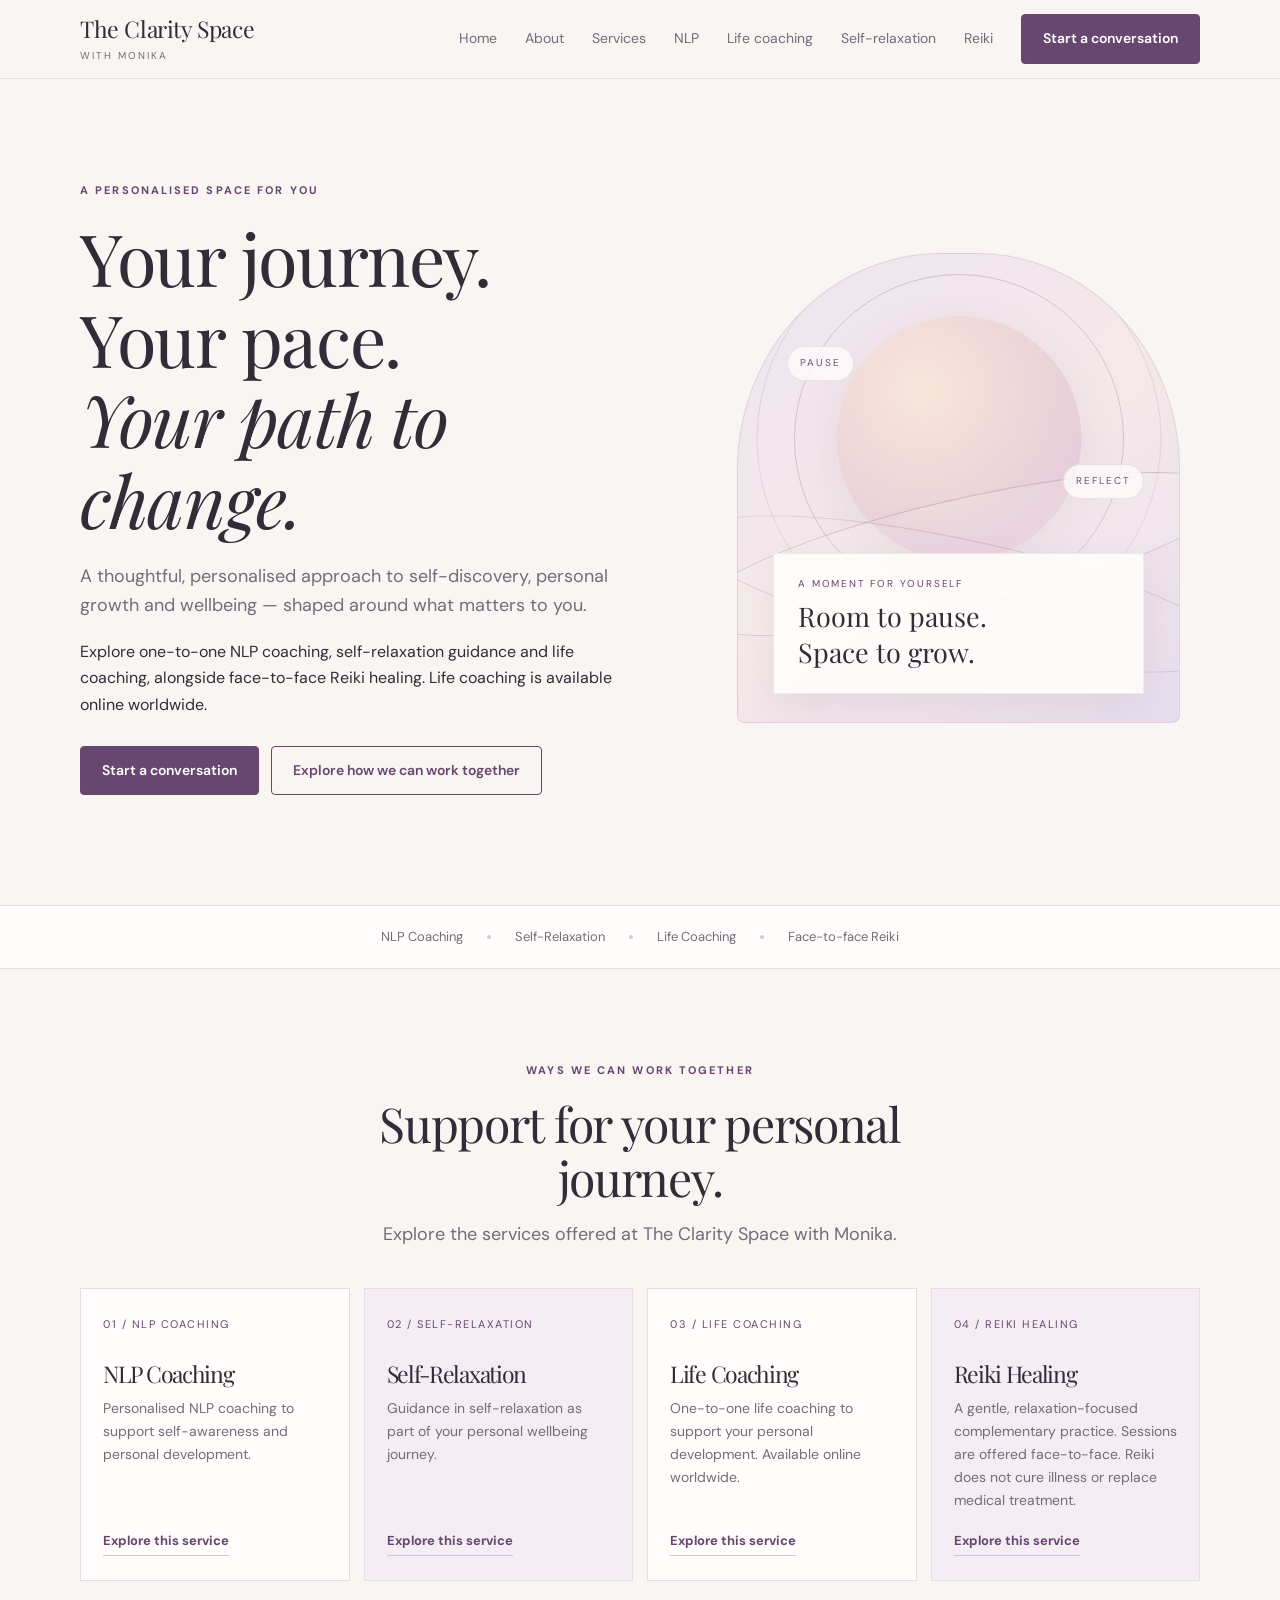
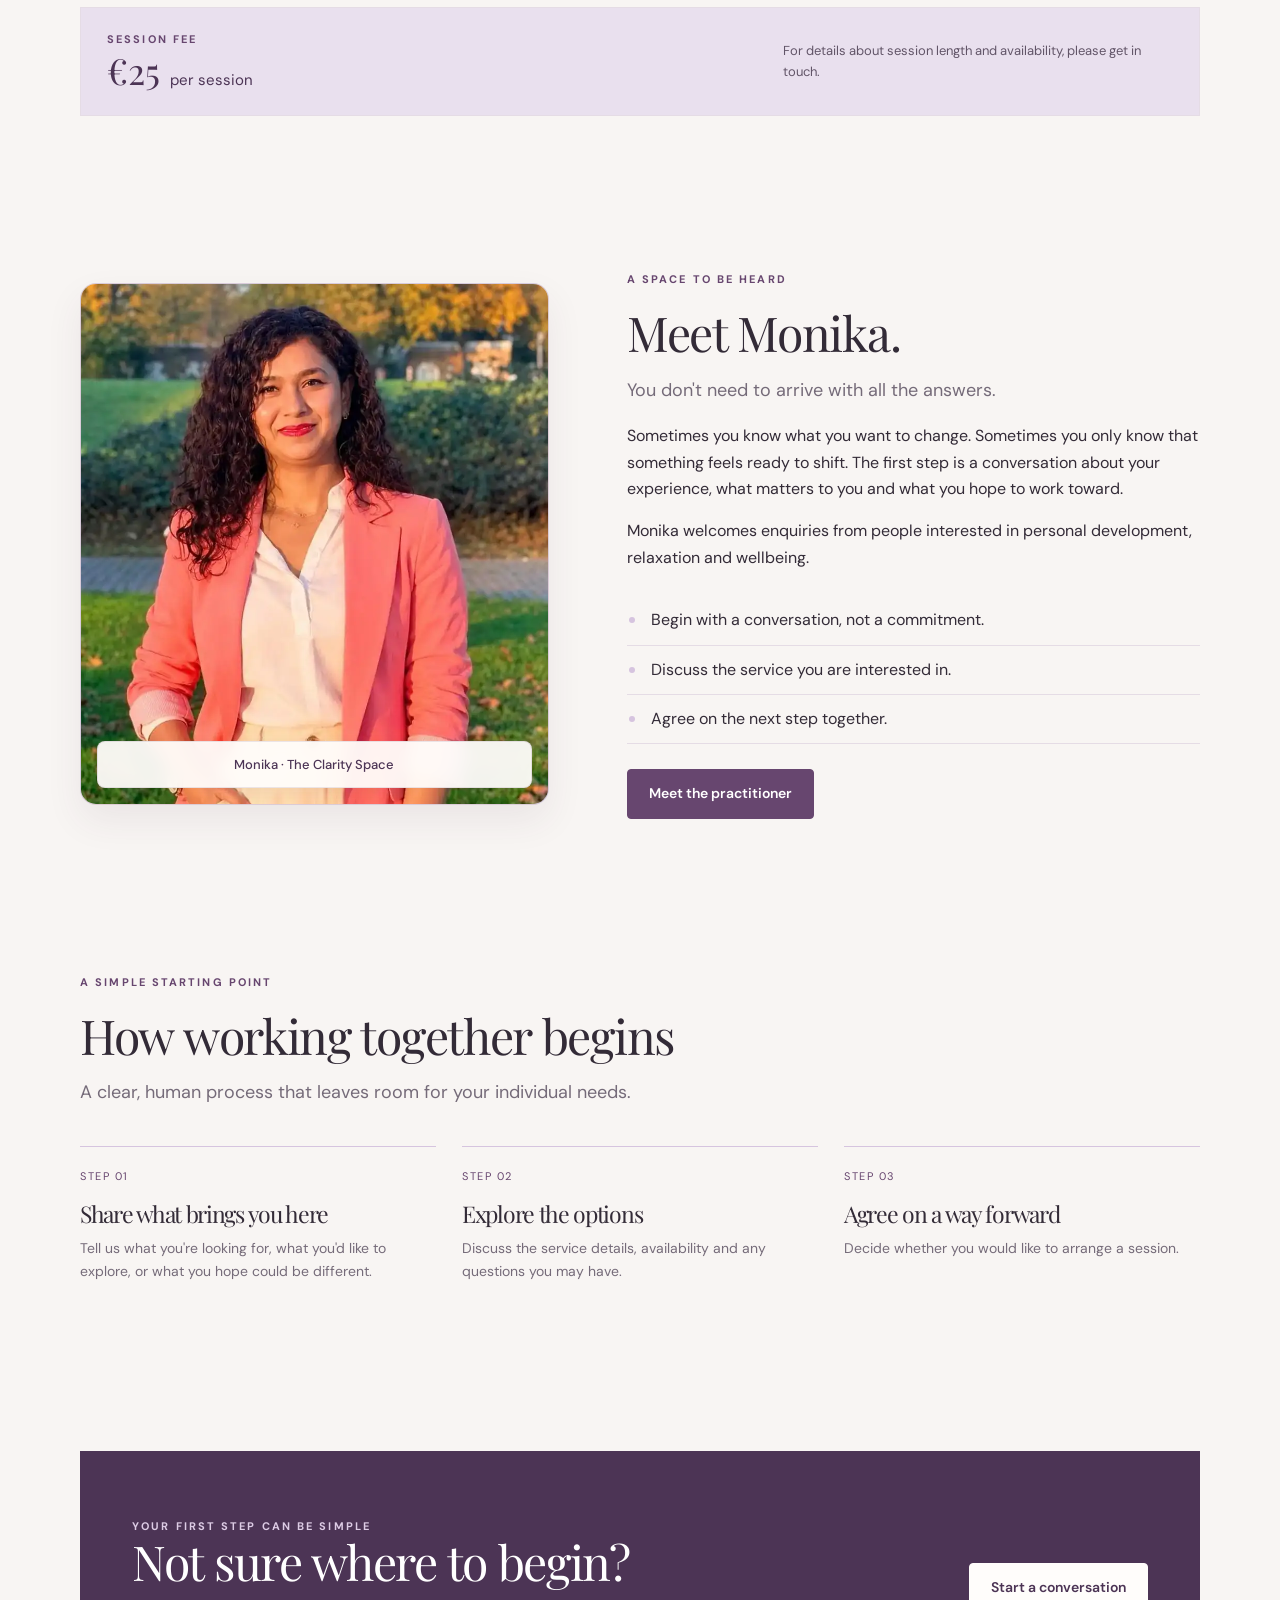
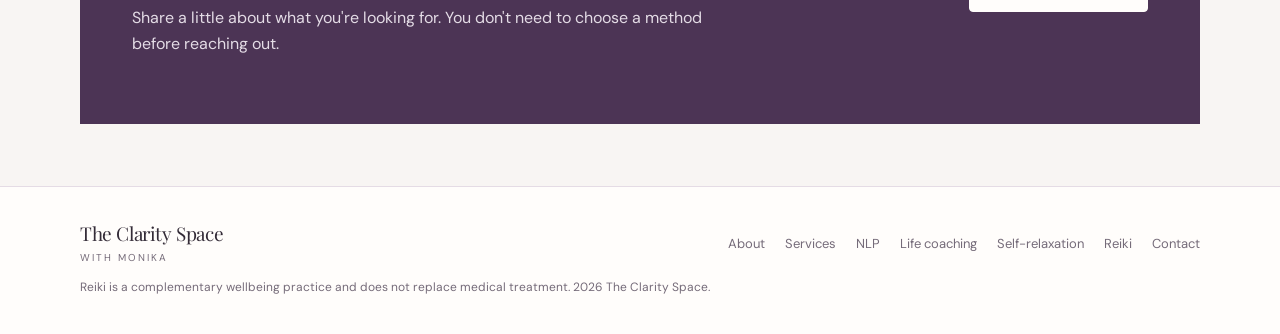
<file: index.html>
<!doctype html>
<html lang="en">

<head>
  <meta charset="utf-8">
  <meta name="viewport" content="width=device-width, initial-scale=1">
  <meta name="description"
    content="Explore NLP coaching, self-relaxation guidance, life coaching and face-to-face Reiki healing with Monika. Life coaching is available online worldwide.">
  <title>The Clarity Space with Monika | NLP & Life Coaching</title>
  <link rel="canonical" href="https://YOUR-DOMAIN-HERE/">
  <meta name="robots" content="index,follow,max-image-preview:large">
  <meta property="og:type" content="website">
  <meta property="og:site_name" content="The Clarity Space with Monika">
  <meta property="og:title" content="The Clarity Space with Monika | NLP & Life Coaching">
  <meta property="og:description" content="A thoughtful space for coaching, personal development and wellbeing.">
  <meta property="og:url" content="https://YOUR-DOMAIN-HERE/">
  <meta property="og:image" content="https://YOUR-DOMAIN-HERE/assets/instructor.webp">
  <meta name="twitter:card" content="summary_large_image">
  <meta name="twitter:title" content="The Clarity Space with Monika | NLP & Life Coaching">
  <meta name="twitter:description" content="A thoughtful space for coaching, personal development and wellbeing.">
  <meta name="twitter:image" content="https://YOUR-DOMAIN-HERE/assets/instructor.webp">
  <script
    type="application/ld+json">{"@context": "https://schema.org", "@type": "WebSite", "name": "The Clarity Space with Monika", "description": "Explore NLP coaching, self-relaxation guidance, life coaching and face-to-face Reiki healing with Monika. Life coaching is available online worldwide.", "url": "https://YOUR-DOMAIN-HERE/"}</script>
  <link rel="stylesheet" href="assets/styles.css">
</head>

<body>
  <a class="skip" href="#main">Skip to content</a>
  <header class="site-header">
    <div class="wrap nav"><a class="brand" href="index.html">The Clarity Space<small>with Monika</small></a><button
        class="nav-toggle" aria-expanded="false" aria-controls="primary-nav">Menu</button>
      <nav id="primary-nav" class="navlinks"><a href="index.html">Home</a><a href="about.html">About</a><a
          href="work-with-me.html">Services</a><a href="nlp-coaching.html">NLP</a><a href="life-coaching.html">Life
          coaching</a><a href="self-relaxation.html">Self-relaxation</a><a href="reiki-healing.html">Reiki</a><a
          class="btn" href="contact.html">Start a conversation</a></nav>
    </div>
  </header>
  <main id="main">
    <section class="hero">
      <div class="wrap hero-grid">
        <div class="hero-copy">
          <p class="eyebrow">A personalised space for you</p>
          <h1 class="serif">Your journey.<br>Your pace.<br><em>Your path to change.</em></h1>
          <p class="lead">A thoughtful, personalised approach to self-discovery, personal growth and wellbeing — shaped
            around what matters to you.</p>
          <p>Explore one-to-one NLP coaching, self-relaxation guidance and life coaching, alongside face-to-face Reiki
            healing. Life coaching is available online worldwide.</p>
          <div class="hero-actions"><a class="btn" href="contact.html">Start a conversation</a><a
              class="btn btn-outline" href="work-with-me.html">Explore how we can work together</a></div>
        </div>
        <div class="hero-art" role="img"
          aria-label="Abstract editorial artwork in lavender and blush, representing pause, reflection and personal growth">
          <div class="hero-art-inner">
            <div class="art-sun"></div>
            <div class="art-ring ring-a"></div>
            <div class="art-ring ring-b"></div>
            <div class="art-ribbon ribbon-a"></div>
            <div class="art-ribbon ribbon-b"></div>
            <div class="art-word art-word-one">PAUSE</div>
            <div class="art-word art-word-two">REFLECT</div>
            <div class="art-word art-word-three">GROW</div>
            <div class="art-caption"><span>A MOMENT FOR YOURSELF</span><strong>Room to pause.<br>Space to grow.</strong>
            </div>
          </div>
        </div>
      </div>
    </section>
    <div class="trust-strip">
      <div class="wrap trust-inner"><span>NLP Coaching</span><span class="dot"></span><span>Self-Relaxation</span><span
          class="dot"></span><span>Life Coaching</span><span class="dot"></span><span>Face-to-face Reiki</span></div>
    </div>
    <section class="section">
      <div class="wrap">
        <div class="section-head center">
          <p class="eyebrow">Ways we can work together</p>
          <h2 class="serif">Support for your personal journey.</h2>
          <p class="lead">Explore the services offered at The Clarity Space with Monika.</p>
        </div>
        <div class="approach-grid">
          <article class="approach-card">
            <div class="card-number">01 / NLP COACHING</div>
            <h3 class="serif">NLP Coaching</h3>
            <p>Personalised NLP coaching to support self-awareness and personal development.</p><a class="text-link"
              href="nlp-coaching.html">Explore this service</a>
          </article>
          <article class="approach-card">
            <div class="card-number">02 / SELF-RELAXATION</div>
            <h3 class="serif">Self-Relaxation</h3>
            <p>Guidance in self-relaxation as part of your personal wellbeing journey.</p><a class="text-link"
              href="self-relaxation.html">Explore this service</a>
          </article>
          <article class="approach-card">
            <div class="card-number">03 / LIFE COACHING</div>
            <h3 class="serif">Life Coaching</h3>
            <p>One-to-one life coaching to support your personal development. Available online worldwide.</p><a
              class="text-link" href="life-coaching.html">Explore this service</a>
          </article>
          <article class="approach-card">
            <div class="card-number">04 / REIKI HEALING</div>
            <h3 class="serif">Reiki Healing</h3>
            <p>A gentle, relaxation-focused complementary practice. Sessions are offered face-to-face. Reiki does not
              cure illness or replace medical treatment.</p><a class="text-link" href="reiki-healing.html">Explore this
              service</a>
          </article>
        </div>
        <div class="session-price" aria-label="Session pricing">
          <div>
            <p class="eyebrow">Session fee</p>
            <p class="session-price-main"><strong>€25</strong> <span>per session</span></p>
          </div>
          <p class="session-price-note">For details about session length and availability, please get in touch.</p>
        </div>
      </div>
    </section>
    <section class="section-tight">
      <div class="wrap split">
        <div class="portrait-frame">
          <img src="assets/instructor.webp" alt="Monika, Certified NLP and Life Coach at The Clarity Space" class="portrait-img" width="897" height="1322" loading="lazy">
          <div class="portrait-label">Monika · The Clarity Space</div>
        </div>
        <div>
          <p class="eyebrow">A space to be heard</p>
          <h2 class="serif">Meet Monika.</h2>
          <p class="lead">You don't need to arrive with all the answers.</p>
          <p>Sometimes you know what you want to change. Sometimes you only know that something feels ready to shift.
            The first step is a conversation about your experience, what matters to you and what you hope to work
            toward.</p>
          <p>Monika welcomes enquiries from people interested in personal development, relaxation and wellbeing.</p>
          <ul class="check-list">
            <li>Begin with a conversation, not a commitment.</li>
            <li>Discuss the service you are interested in.</li>
            <li>Agree on the next step together.</li>
          </ul><a class="btn" href="about.html">Meet the practitioner</a>
        </div>
      </div>
    </section>
    <section class="section">
      <div class="wrap">
        <div class="section-head">
          <p class="eyebrow">A simple starting point</p>
          <h2 class="serif">How working together begins</h2>
          <p class="lead">A clear, human process that leaves room for your individual needs.</p>
        </div>
        <div class="process-grid">
          <article class="process-step">
            <div class="num">STEP 01</div>
            <h3 class="serif">Share what brings you here</h3>
            <p>Tell us what you're looking for, what you'd like to explore, or what you hope could be different.</p>
          </article>
          <article class="process-step">
            <div class="num">STEP 02</div>
            <h3 class="serif">Explore the options</h3>
            <p>Discuss the service details, availability and any questions you may have.</p>
          </article>
          <article class="process-step">
            <div class="num">STEP 03</div>
            <h3 class="serif">Agree on a way forward</h3>
            <p>Decide whether you would like to arrange a session.</p>
          </article>
        </div>
      </div>
    </section>

    <section class="section-tight">
      <div class="wrap">
        <div class="cta-band">
          <div>
            <p class="eyebrow">Your first step can be simple</p>
            <h2 class="serif">Not sure where to begin?</h2>
            <p>Share a little about what you're looking for. You don't need to choose a method before reaching out.</p>
          </div><a class="btn" href="contact.html">Start a conversation</a>
        </div>
      </div>
    </section>
  </main>
  <footer class="footer">
    <div class="wrap">
      <div class="footer-inner"><a class="brand" href="index.html">The Clarity Space<small>with Monika</small></a>
        <div class="footer-links"><a href="about.html">About</a><a href="work-with-me.html">Services</a><a
            href="nlp-coaching.html">NLP</a><a href="life-coaching.html">Life coaching</a><a
            href="self-relaxation.html">Self-relaxation</a><a href="reiki-healing.html">Reiki</a><a
            href="contact.html">Contact</a></div>
      </div>
      <p class="footer-note">Reiki is a complementary wellbeing practice and does not replace medical treatment. <span
          data-year></span> The Clarity Space.</p>
    </div>
  </footer>
  <script src="assets/main.js"></script>
</body>

</html>
</file>
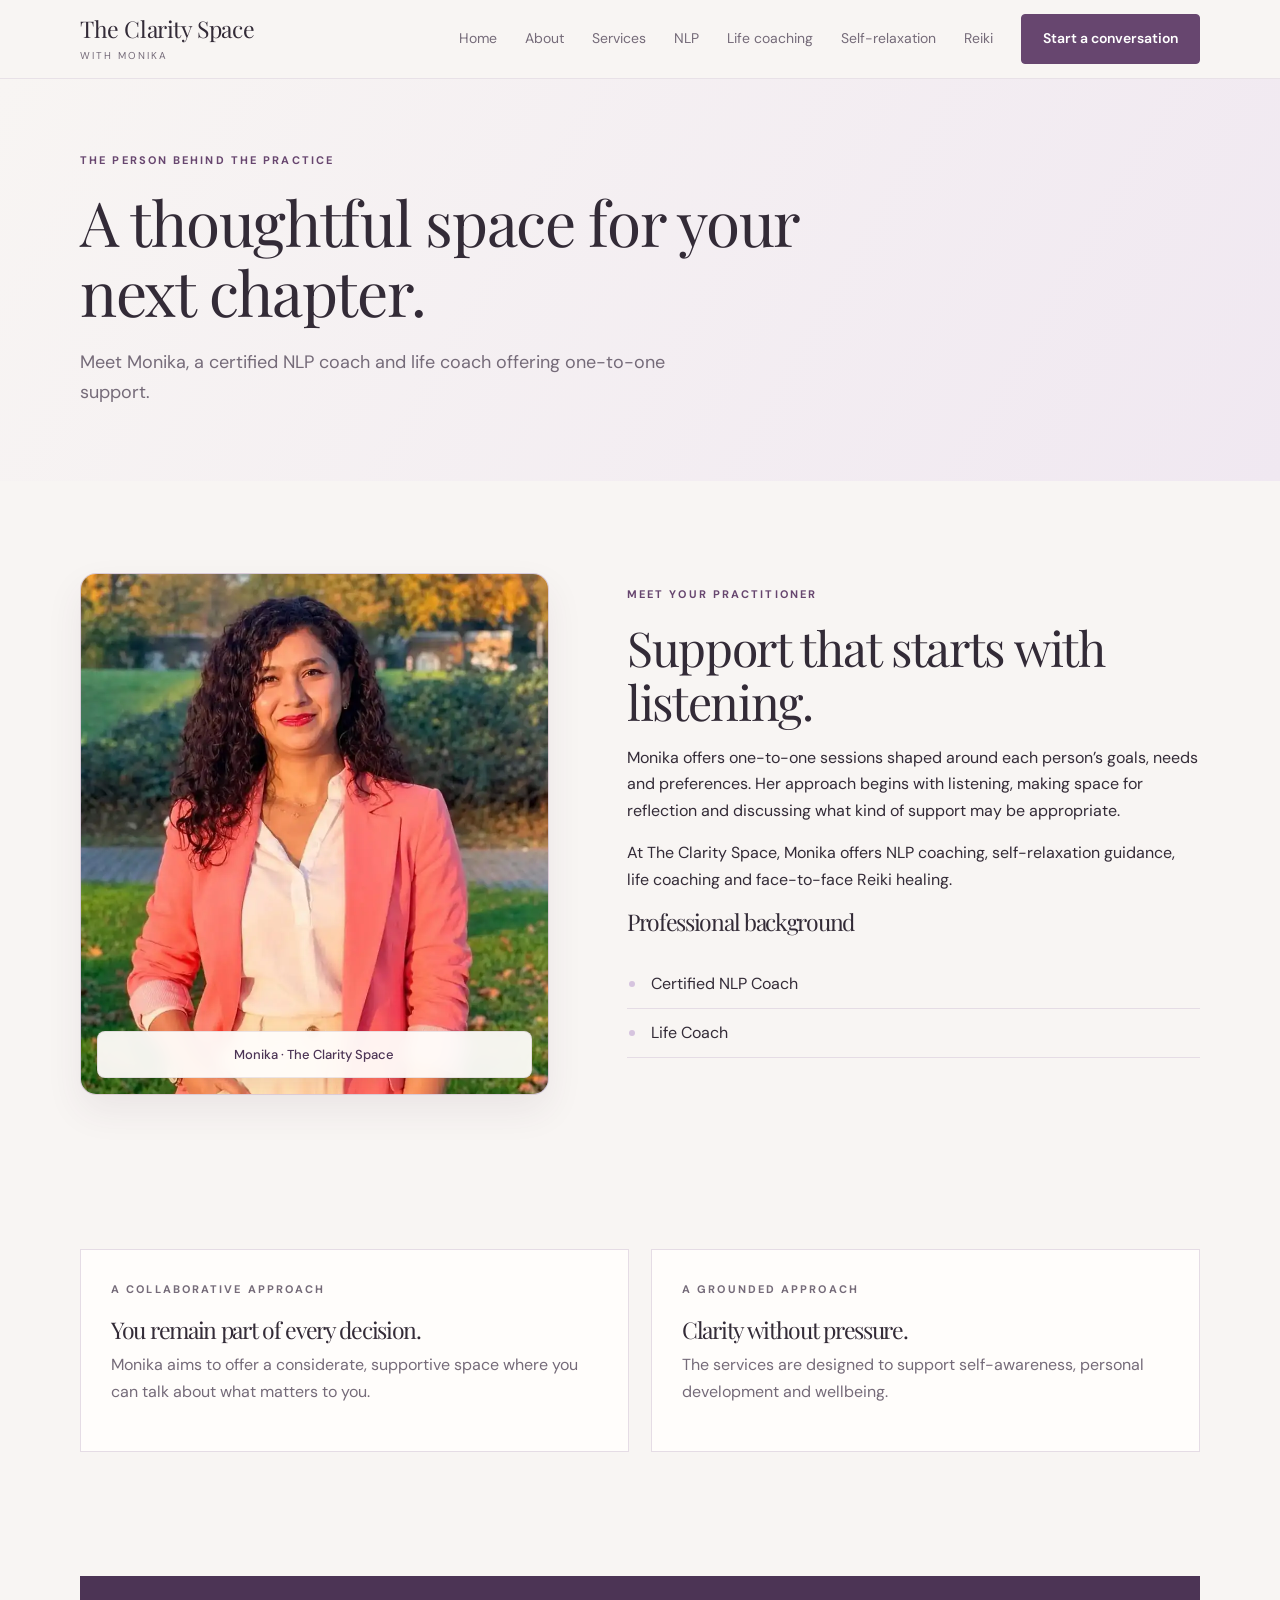
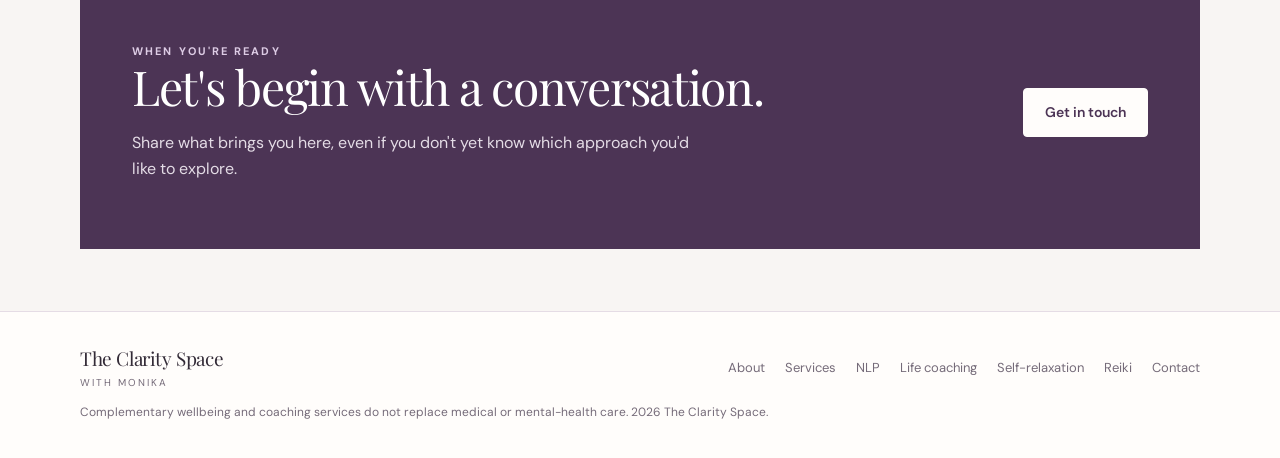
<file: about.html>
<!doctype html>
<html lang="en">

<head>
    <meta charset="utf-8">
    <meta name="viewport" content="width=device-width, initial-scale=1">
    <meta name="description"
        content="Learn about Monika, a certified NLP coach and life coach offering one-to-one support through The Clarity Space.">
    <title>About Monika | The Clarity Space</title>
    <link rel="canonical" href="https://YOUR-DOMAIN-HERE/about.html">
    <meta name="robots" content="index,follow,max-image-preview:large">
    <meta property="og:type" content="website">
    <meta property="og:site_name" content="The Clarity Space with Monika">
    <meta property="og:title" content="About Monika | The Clarity Space">
    <meta property="og:description" content="Meet Monika and learn about her coaching and wellbeing practice.">
    <meta property="og:url" content="https://YOUR-DOMAIN-HERE/about.html">
    <meta property="og:image" content="https://YOUR-DOMAIN-HERE/assets/instructor.webp">
    <meta name="twitter:card" content="summary_large_image">
    <meta name="twitter:title" content="About Monika | The Clarity Space">
    <meta name="twitter:description" content="Meet Monika and learn about her coaching and wellbeing practice.">
    <meta name="twitter:image" content="https://YOUR-DOMAIN-HERE/assets/instructor.webp">
    <script
        type="application/ld+json">{"@context": "https://schema.org", "@type": "AboutPage", "name": "About Monika | The Clarity Space", "url": "https://YOUR-DOMAIN-HERE/about.html", "mainEntity": {"@type": "Person", "name": "Monika", "image": "https://YOUR-DOMAIN-HERE/assets/instructor.webp", "jobTitle": ["Certified NLP Coach", "Life Coach"], "sameAs": ["https://www.instagram.com/monikanlpcoach"]}}</script>
    <link rel="stylesheet" href="assets/styles.css">
</head>

<body><a class="skip" href="#main">Skip to content</a>
    <header class="site-header">
        <div class="wrap nav"><a class="brand" href="index.html">The Clarity Space<small>with Monika</small></a><button
                class="nav-toggle" aria-expanded="false" aria-controls="primary-nav">Menu</button>
            <nav id="primary-nav" class="navlinks"><a href="index.html">Home</a><a href="about.html">About</a><a
                    href="work-with-me.html">Services</a><a href="nlp-coaching.html">NLP</a><a
                    href="life-coaching.html">Life coaching</a><a href="self-relaxation.html">Self-relaxation</a><a
                    href="reiki-healing.html">Reiki</a><a class="btn" href="contact.html">Start a conversation</a></nav>
        </div>
    </header>
    <main id="main">
        <section class="page-hero">
            <div class="wrap">
                <p class="eyebrow">The person behind the practice</p>
                <h1 class="serif">A thoughtful space for your next chapter.</h1>
                <p class="lead">Meet Monika, a certified NLP coach and life coach offering one-to-one support.</p>
            </div>
        </section>
        <section class="section">
            <div class="wrap split">
                <div class="portrait-frame">
                    <img src="assets/instructor.webp" alt="Monika, Certified NLP and Life Coach at The Clarity Space" class="portrait-img" width="897" height="1322" loading="lazy">
                    <div class="portrait-label">Monika · The Clarity Space</div>
                </div>
                <div>
                    <p class="eyebrow">Meet your practitioner</p>
                    <h2 class="serif">Support that starts with listening.</h2>
                    <p>Monika offers one-to-one sessions shaped around each person’s goals, needs and preferences. Her
                        approach begins with listening, making space for reflection and discussing what kind of support
                        may be appropriate.</p>
                    <p>At The Clarity Space, Monika offers NLP coaching, self-relaxation guidance, life coaching and
                        face-to-face Reiki healing.</p>
                    <h3 class="serif">Professional background</h3>
                    <ul class="check-list">
                        <li>Certified NLP Coach</li>
                        <li>Life Coach</li>
                    </ul>
                </div>
            </div>
        </section>
        <section class="section-tight">
            <div class="wrap content-grid">
                <article class="content-card">
                    <p class="eyebrow">A collaborative approach</p>
                    <h3 class="serif">You remain part of every decision.</h3>
                    <p>Monika aims to offer a considerate, supportive space where you can talk about what matters to
                        you.</p>
                </article>
                <article class="content-card">
                    <p class="eyebrow">A grounded approach</p>
                    <h3 class="serif">Clarity without pressure.</h3>
                    <p>The services are designed to support self-awareness, personal development and wellbeing.</p>
                </article>
            </div>
        </section>
        <section class="section-tight">
            <div class="wrap">
                <div class="cta-band">
                    <div>
                        <p class="eyebrow">When you're ready</p>
                        <h2 class="serif">Let's begin with a conversation.</h2>
                        <p>Share what brings you here, even if you don't yet know which approach you'd like to explore.
                        </p>
                    </div><a class="btn" href="contact.html">Get in touch</a>
                </div>
            </div>
        </section>
    </main>
    <footer class="footer">
        <div class="wrap">
            <div class="footer-inner"><a class="brand" href="index.html">The Clarity Space<small>with Monika</small></a>
                <div class="footer-links"><a href="about.html">About</a><a href="work-with-me.html">Services</a><a
                        href="nlp-coaching.html">NLP</a><a href="life-coaching.html">Life coaching</a><a
                        href="self-relaxation.html">Self-relaxation</a><a href="reiki-healing.html">Reiki</a><a
                        href="contact.html">Contact</a></div>
            </div>
            <p class="footer-note">Complementary wellbeing and coaching services do not replace medical or mental-health
                care. <span data-year></span> The Clarity Space.</p>
        </div>
    </footer>
    <script src="assets/main.js"></script>
</body>

</html>
</file>
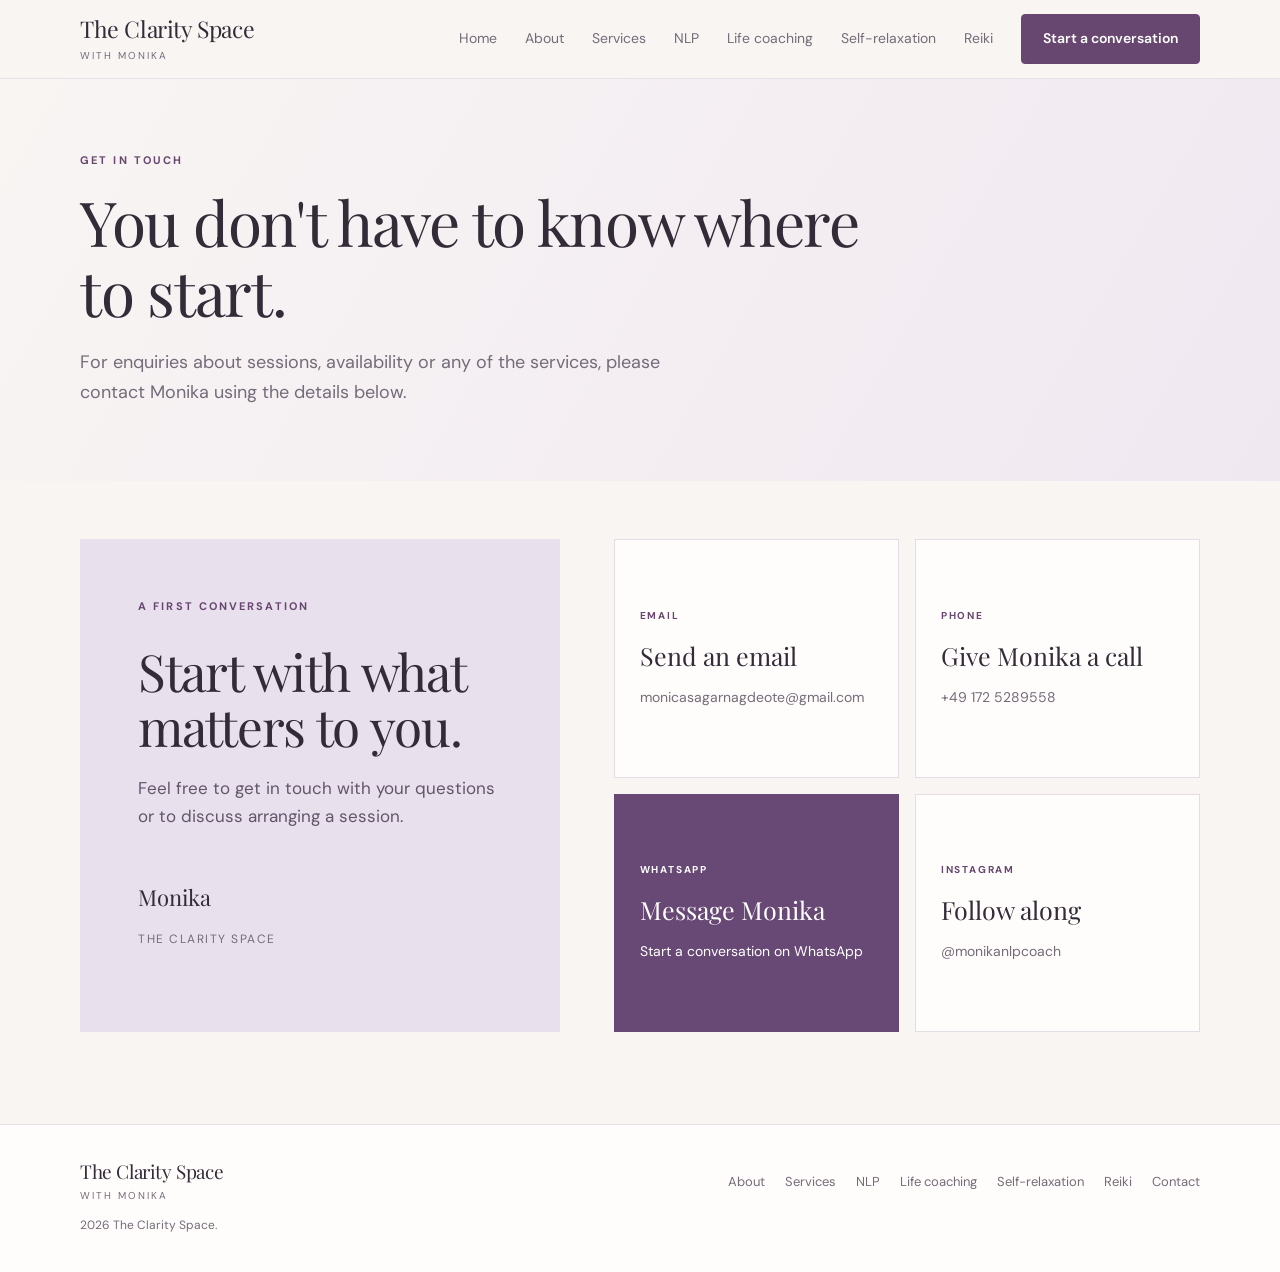
<file: contact.html>
<!doctype html>
<html lang="en">

<head>
  <meta charset="utf-8">
  <meta name="viewport" content="width=device-width, initial-scale=1">
  <meta name="description"
    content="Contact Monika to ask about NLP coaching, self-relaxation guidance, life coaching, face-to-face Reiki sessions and availability.">
  <title>Contact Monika | The Clarity Space</title>
  <link rel="canonical" href="https://YOUR-DOMAIN-HERE/contact.html">
  <meta name="robots" content="index,follow,max-image-preview:large">
  <meta property="og:type" content="website">
  <meta property="og:site_name" content="The Clarity Space with Monika">
  <meta property="og:title" content="Contact | The Clarity Space with Monika">
  <meta property="og:description" content="Get in touch with Monika about sessions and availability.">
  <meta property="og:url" content="https://YOUR-DOMAIN-HERE/contact.html">
  <meta name="twitter:card" content="summary">
  <meta name="twitter:title" content="Contact | The Clarity Space with Monika">
  <meta name="twitter:description" content="Get in touch with Monika about sessions and availability.">
  <script
    type="application/ld+json">{"@context": "https://schema.org", "@type": "ContactPage", "name": "Contact Monika | The Clarity Space", "url": "https://YOUR-DOMAIN-HERE/contact.html", "mainEntity": {"@type": "Person", "name": "Monika", "email": "monicasagarnagdeote@gmail.com", "telephone": "+491725289558", "sameAs": ["https://www.instagram.com/monikanlpcoach"]}}</script>
  <link rel="stylesheet" href="assets/styles.css">
</head>

<body><a class="skip" href="#main">Skip to content</a>
  <header class="site-header">
    <div class="wrap nav"><a class="brand" href="index.html">The Clarity Space<small>with Monika</small></a><button
        class="nav-toggle" aria-expanded="false" aria-controls="primary-nav">Menu</button>
      <nav id="primary-nav" class="navlinks"><a href="index.html">Home</a><a href="about.html">About</a><a
          href="work-with-me.html">Services</a><a href="nlp-coaching.html">NLP</a><a href="life-coaching.html">Life
          coaching</a><a href="self-relaxation.html">Self-relaxation</a><a href="reiki-healing.html">Reiki</a><a
          class="btn" href="contact.html">Start a conversation</a></nav>
    </div>
  </header>
  <main id="main">
    <section class="page-hero">
      <div class="wrap">
        <p class="eyebrow">Get in touch</p>
        <h1 class="serif">You don't have to know where to start.</h1>
        <p class="lead">For enquiries about sessions, availability or any of the services, please contact Monika using
          the details below.</p>
      </div>
    </section>
    <section class="section contact-section">
      <div class="wrap contact-layout">
        <div class="contact-intro">
          <p class="eyebrow">A first conversation</p>
          <h2 class="serif">Start with what matters to you.</h2>
          <p>Feel free to get in touch with your questions or to discuss arranging a session.</p>
          <p class="contact-signoff">Monika<br><span>The Clarity Space</span></p>
        </div>
        <div class="contact-options">
          <a class="contact-option" href="mailto:monicasagarnagdeote@gmail.com">
            <span class="contact-kicker">EMAIL</span>
            <strong>Send an email</strong>
            <span>monicasagarnagdeote@gmail.com</span>
          </a>
          <a class="contact-option" href="tel:+491725289558">
            <span class="contact-kicker">PHONE</span>
            <strong>Give Monika a call</strong>
            <span>+49 172 5289558</span>
          </a>
          <a class="contact-option contact-option-featured" href="https://wa.me/491725289558" target="_blank"
            rel="noopener noreferrer">
            <span class="contact-kicker">WHATSAPP</span>
            <strong>Message Monika</strong>
            <span>Start a conversation on WhatsApp</span>
          </a>
          <a class="contact-option" href="https://www.instagram.com/monikanlpcoach" target="_blank"
            rel="noopener noreferrer">
            <span class="contact-kicker">INSTAGRAM</span>
            <strong>Follow along</strong>
            <span>@monikanlpcoach</span>
          </a>
        </div>
      </div>
    </section>
  </main>
  <footer class="footer">
    <div class="wrap">
      <div class="footer-inner"><a class="brand" href="index.html">The Clarity Space<small>with Monika</small></a>
        <div class="footer-links"><a href="about.html">About</a><a href="work-with-me.html">Services</a><a
            href="nlp-coaching.html">NLP</a><a href="life-coaching.html">Life coaching</a><a
            href="self-relaxation.html">Self-relaxation</a><a href="reiki-healing.html">Reiki</a><a
            href="contact.html">Contact</a></div>
      </div>
      <p class="footer-note"> <span data-year></span> The Clarity Space.</p>
    </div>
  </footer>
  <script src="assets/main.js"></script>
</body>

</html>
</file>
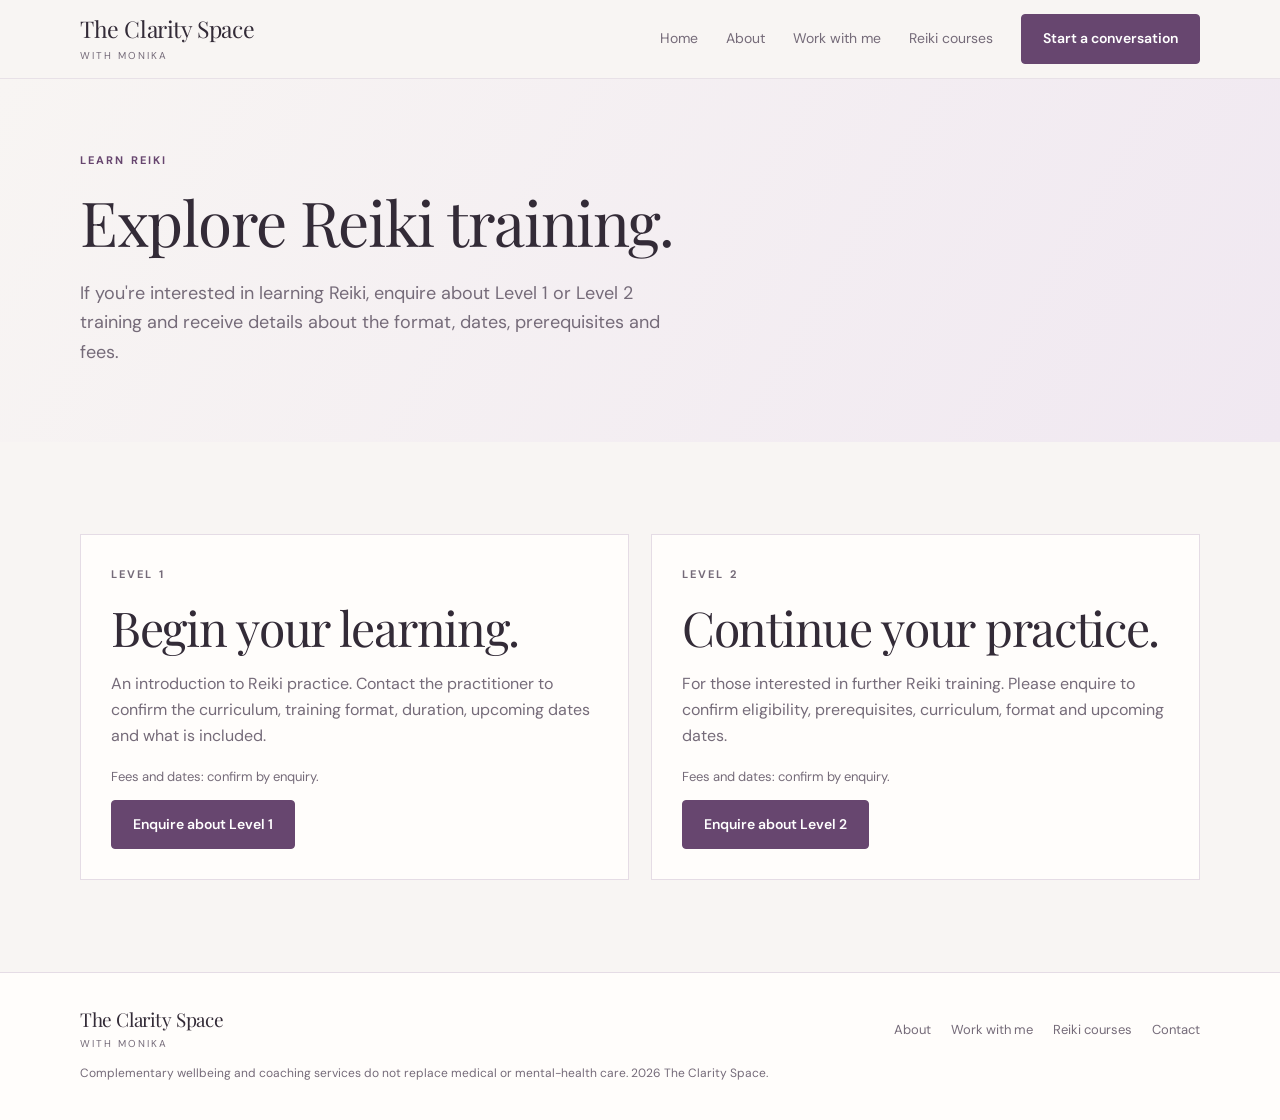
<file: courses.html>
<!doctype html>
<html lang="en">

<head>
    <meta charset="utf-8">
    <meta name="viewport" content="width=device-width, initial-scale=1">
    <meta name="description" content="Enquire about Reiki Level 1 and Level 2 training at The Clarity Space.">
    <title>Reiki Courses | The Clarity Space</title>
    <link rel="canonical" href="https://YOUR-DOMAIN-HERE/courses.html">
    <link rel="stylesheet" href="assets/styles.css">
</head>

<body><a class="skip" href="#main">Skip to content</a>
    <header class="site-header">
        <div class="wrap nav"><a class="brand" href="index.html">The Clarity Space<small>with Monika</small></a><button
                class="nav-toggle" aria-expanded="false" aria-controls="primary-nav">Menu</button>
            <nav id="primary-nav" class="navlinks"><a href="index.html">Home</a><a href="about.html">About</a><a
                    href="work-with-me.html">Work with me</a><a href="courses.html">Reiki courses</a><a class="btn"
                    href="contact.html">Start a conversation</a></nav>
        </div>
    </header>
    <main id="main">
        <section class="page-hero">
            <div class="wrap">
                <p class="eyebrow">Learn Reiki</p>
                <h1 class="serif">Explore Reiki training.</h1>
                <p class="lead">If you're interested in learning Reiki, enquire about Level 1 or Level 2 training and
                    receive details about the format, dates, prerequisites and fees.</p>
            </div>
        </section>
        <section class="section">
            <div class="wrap content-grid">
                <article class="content-card">
                    <p class="eyebrow">Level 1</p>
                    <h2 class="serif">Begin your learning.</h2>
                    <p>An introduction to Reiki practice. Contact the practitioner to confirm the curriculum, training
                        format, duration, upcoming dates and what is included.</p>
                    <p class="small">Fees and dates: confirm by enquiry.</p><a class="btn"
                        href="contact.html?approach=Reiki%20Level%201%20course">Enquire about Level 1</a>
                </article>
                <article class="content-card">
                    <p class="eyebrow">Level 2</p>
                    <h2 class="serif">Continue your practice.</h2>
                    <p>For those interested in further Reiki training. Please enquire to confirm eligibility,
                        prerequisites, curriculum, format and upcoming dates.</p>
                    <p class="small">Fees and dates: confirm by enquiry.</p><a class="btn"
                        href="contact.html?approach=Reiki%20Level%202%20course">Enquire about Level 2</a>
                </article>
            </div>
        </section>
    </main>
    <footer class="footer">
        <div class="wrap">
            <div class="footer-inner"><a class="brand" href="index.html">The Clarity Space<small>with Monika</small></a>
                <div class="footer-links"><a href="about.html">About</a><a href="work-with-me.html">Work with me</a><a
                        href="courses.html">Reiki courses</a><a href="contact.html">Contact</a></div>
            </div>
            <p class="footer-note">Complementary wellbeing and coaching services do not replace medical or mental-health
                care. <span data-year></span> The Clarity Space.</p>
        </div>
    </footer>
    <script src="assets/main.js"></script>
</body>

</html>
</file>
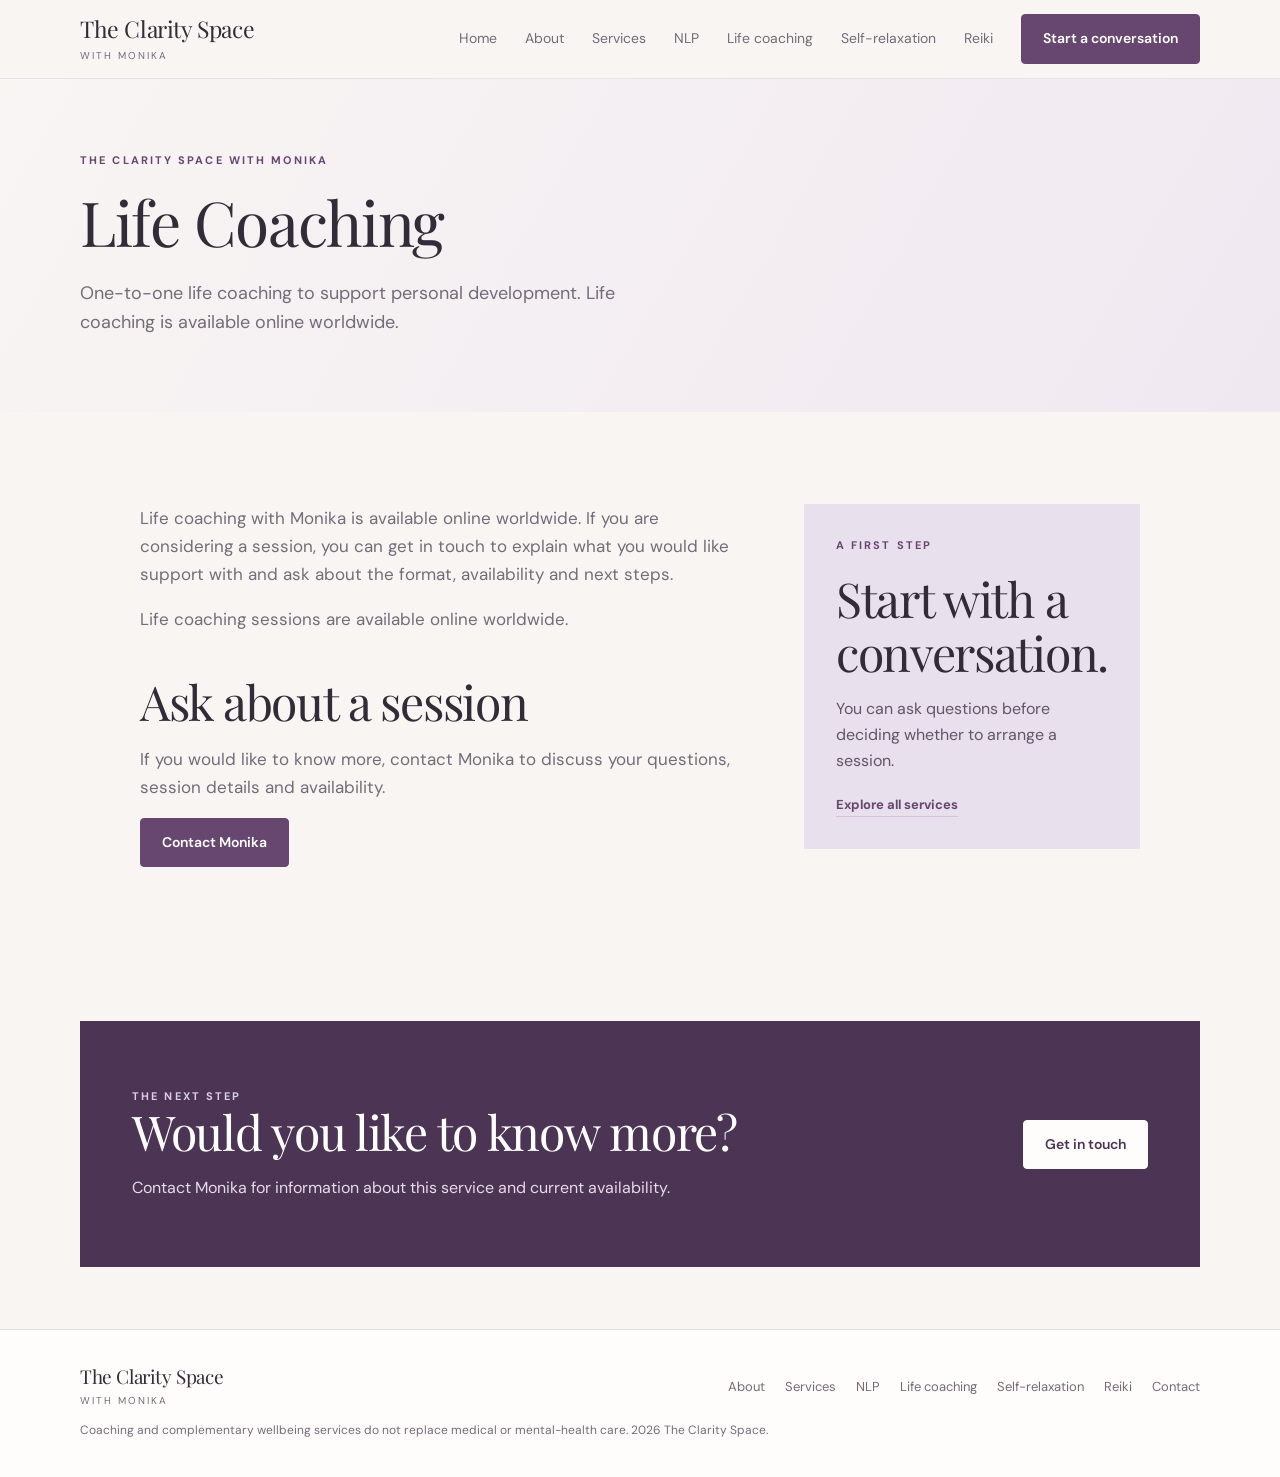
<file: life-coaching.html>
<!doctype html>
<html lang="en">

<head>
    <meta charset="utf-8">
    <meta name="viewport" content="width=device-width, initial-scale=1">
    <title>Life Coaching | The Clarity Space with Monika</title>
    <meta name="description"
        content="One-to-one life coaching to support personal development. Life coaching is available online worldwide.">
    <meta name="robots" content="index,follow,max-image-preview:large">
    <link rel="canonical" href="https://YOUR-DOMAIN-HERE/life-coaching.html">
    <meta property="og:type" content="website">
    <meta property="og:site_name" content="The Clarity Space with Monika">
    <meta property="og:title" content="Life Coaching | The Clarity Space with Monika">
    <meta property="og:description"
        content="One-to-one life coaching to support personal development. Life coaching is available online worldwide.">
    <meta property="og:url" content="https://YOUR-DOMAIN-HERE/life-coaching.html">
    <meta name="twitter:card" content="summary">
    <meta name="twitter:title" content="Life Coaching | The Clarity Space with Monika">
    <meta name="twitter:description"
        content="One-to-one life coaching to support personal development. Life coaching is available online worldwide.">
    <script
        type="application/ld+json">{"@context": "https://schema.org", "@type": "Service", "name": "Life Coaching", "serviceType": "Life Coaching", "description": "One-to-one life coaching to support personal development. Life coaching is available online worldwide.", "url": "https://YOUR-DOMAIN-HERE/life-coaching.html", "provider": {"@type": "Person", "name": "Monika", "sameAs": ["https://www.instagram.com/monikanlpcoach"]}, "availableChannel": {"@type": "ServiceChannel", "serviceUrl": "https://YOUR-DOMAIN-HERE/life-coaching.html", "availableLanguage": "English"}}</script>
    <link rel="stylesheet" href="assets/styles.css">
</head>

<body><a class="skip" href="#main">Skip to content</a>
    <header class="site-header">
        <div class="wrap nav"><a class="brand" href="index.html">The Clarity Space<small>with Monika</small></a><button
                class="nav-toggle" aria-expanded="false" aria-controls="primary-nav">Menu</button>
            <nav id="primary-nav" class="navlinks"><a href="index.html">Home</a><a href="about.html">About</a><a
                    href="work-with-me.html">Services</a><a href="nlp-coaching.html">NLP</a><a
                    href="life-coaching.html">Life coaching</a><a href="self-relaxation.html">Self-relaxation</a><a
                    href="reiki-healing.html">Reiki</a><a class="btn" href="contact.html">Start a conversation</a></nav>
        </div>
    </header>
    <main id="main">
        <section class="page-hero">
            <div class="wrap">
                <p class="eyebrow">The Clarity Space with Monika</p>
                <h1 class="serif">Life Coaching</h1>
                <p class="lead">One-to-one life coaching to support personal development. Life coaching is available
                    online worldwide.</p>
            </div>
        </section>
        <section class="section">
            <div class="wrap service-detail">
                <div class="service-main">
                    <p>Life coaching with Monika is available online worldwide. If you are considering a session, you
                        can get in touch to explain what you would like support with and ask about the format,
                        availability and next steps.</p>
                    <p>Life coaching sessions are available online worldwide.</p>
                    <h2 class="serif">Ask about a session</h2>
                    <p>If you would like to know more, contact Monika to discuss your questions, session details and
                        availability.</p><a class="btn" href="contact.html">Contact Monika</a>
                </div>
                <aside class="service-aside">
                    <p class="eyebrow">A first step</p>
                    <h2 class="serif">Start with a conversation.</h2>
                    <p>You can ask questions before deciding whether to arrange a session.</p><a class="text-link"
                        href="work-with-me.html">Explore all services</a>
                </aside>
            </div>
        </section>
        <section class="section-tight">
            <div class="wrap">
                <div class="cta-band">
                    <div>
                        <p class="eyebrow">The next step</p>
                        <h2 class="serif">Would you like to know more?</h2>
                        <p>Contact Monika for information about this service and current availability.</p>
                    </div><a class="btn" href="contact.html">Get in touch</a>
                </div>
            </div>
        </section>
    </main>
    <footer class="footer">
        <div class="wrap">
            <div class="footer-inner"><a class="brand" href="index.html">The Clarity Space<small>with Monika</small></a>
                <div class="footer-links"><a href="about.html">About</a><a href="work-with-me.html">Services</a><a
                        href="nlp-coaching.html">NLP</a><a href="life-coaching.html">Life coaching</a><a
                        href="self-relaxation.html">Self-relaxation</a><a href="reiki-healing.html">Reiki</a><a
                        href="contact.html">Contact</a></div>
            </div>
            <p class="footer-note">Coaching and complementary wellbeing services do not replace medical or mental-health
                care. <span data-year></span> The Clarity Space.</p>
        </div>
    </footer>
    <script src="assets/main.js"></script>
</body>

</html>
</file>
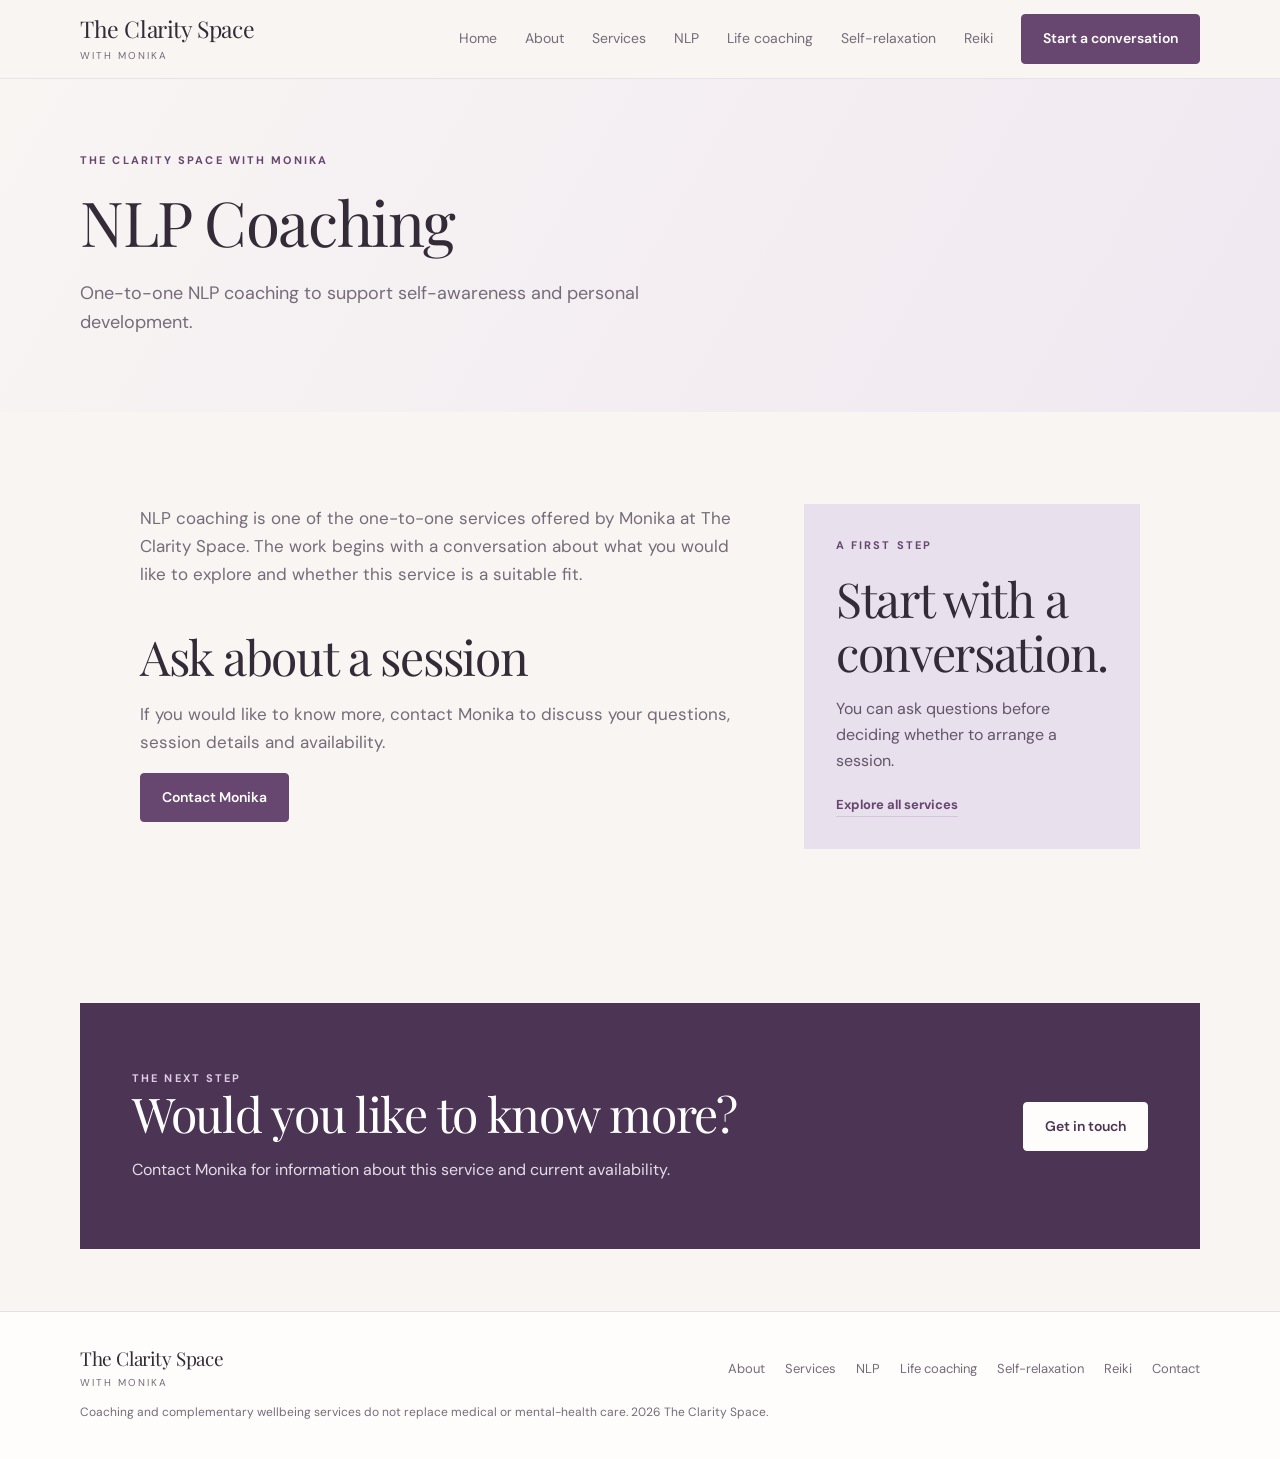
<file: nlp-coaching.html>
<!doctype html>
<html lang="en">

<head>
    <meta charset="utf-8">
    <meta name="viewport" content="width=device-width, initial-scale=1">
    <title>NLP Coaching | The Clarity Space with Monika</title>
    <meta name="description" content="One-to-one NLP coaching to support self-awareness and personal development.">
    <meta name="robots" content="index,follow,max-image-preview:large">
    <link rel="canonical" href="https://YOUR-DOMAIN-HERE/nlp-coaching.html">
    <meta property="og:type" content="website">
    <meta property="og:site_name" content="The Clarity Space with Monika">
    <meta property="og:title" content="NLP Coaching | The Clarity Space with Monika">
    <meta property="og:description"
        content="One-to-one NLP coaching to support self-awareness and personal development.">
    <meta property="og:url" content="https://YOUR-DOMAIN-HERE/nlp-coaching.html">
    <meta name="twitter:card" content="summary">
    <meta name="twitter:title" content="NLP Coaching | The Clarity Space with Monika">
    <meta name="twitter:description"
        content="One-to-one NLP coaching to support self-awareness and personal development.">
    <script
        type="application/ld+json">{"@context": "https://schema.org", "@type": "Service", "name": "NLP Coaching", "serviceType": "NLP Coaching", "description": "One-to-one NLP coaching to support self-awareness and personal development.", "url": "https://YOUR-DOMAIN-HERE/nlp-coaching.html", "provider": {"@type": "Person", "name": "Monika", "sameAs": ["https://www.instagram.com/monikanlpcoach"]}}</script>
    <link rel="stylesheet" href="assets/styles.css">
</head>

<body><a class="skip" href="#main">Skip to content</a>
    <header class="site-header">
        <div class="wrap nav"><a class="brand" href="index.html">The Clarity Space<small>with Monika</small></a><button
                class="nav-toggle" aria-expanded="false" aria-controls="primary-nav">Menu</button>
            <nav id="primary-nav" class="navlinks"><a href="index.html">Home</a><a href="about.html">About</a><a
                    href="work-with-me.html">Services</a><a href="nlp-coaching.html">NLP</a><a
                    href="life-coaching.html">Life coaching</a><a href="self-relaxation.html">Self-relaxation</a><a
                    href="reiki-healing.html">Reiki</a><a class="btn" href="contact.html">Start a conversation</a></nav>
        </div>
    </header>
    <main id="main">
        <section class="page-hero">
            <div class="wrap">
                <p class="eyebrow">The Clarity Space with Monika</p>
                <h1 class="serif">NLP Coaching</h1>
                <p class="lead">One-to-one NLP coaching to support self-awareness and personal development.</p>
            </div>
        </section>
        <section class="section">
            <div class="wrap service-detail">
                <div class="service-main">
                    <p>NLP coaching is one of the one-to-one services offered by Monika at The Clarity Space. The work
                        begins with a conversation about what you would like to explore and whether this service is a
                        suitable fit.</p>
                    <h2 class="serif">Ask about a session</h2>
                    <p>If you would like to know more, contact Monika to discuss your questions, session details and
                        availability.</p><a class="btn" href="contact.html">Contact Monika</a>
                </div>
                <aside class="service-aside">
                    <p class="eyebrow">A first step</p>
                    <h2 class="serif">Start with a conversation.</h2>
                    <p>You can ask questions before deciding whether to arrange a session.</p><a class="text-link"
                        href="work-with-me.html">Explore all services</a>
                </aside>
            </div>
        </section>
        <section class="section-tight">
            <div class="wrap">
                <div class="cta-band">
                    <div>
                        <p class="eyebrow">The next step</p>
                        <h2 class="serif">Would you like to know more?</h2>
                        <p>Contact Monika for information about this service and current availability.</p>
                    </div><a class="btn" href="contact.html">Get in touch</a>
                </div>
            </div>
        </section>
    </main>
    <footer class="footer">
        <div class="wrap">
            <div class="footer-inner"><a class="brand" href="index.html">The Clarity Space<small>with Monika</small></a>
                <div class="footer-links"><a href="about.html">About</a><a href="work-with-me.html">Services</a><a
                        href="nlp-coaching.html">NLP</a><a href="life-coaching.html">Life coaching</a><a
                        href="self-relaxation.html">Self-relaxation</a><a href="reiki-healing.html">Reiki</a><a
                        href="contact.html">Contact</a></div>
            </div>
            <p class="footer-note">Coaching and complementary wellbeing services do not replace medical or mental-health
                care. <span data-year></span> The Clarity Space.</p>
        </div>
    </footer>
    <script src="assets/main.js"></script>
</body>

</html>
</file>
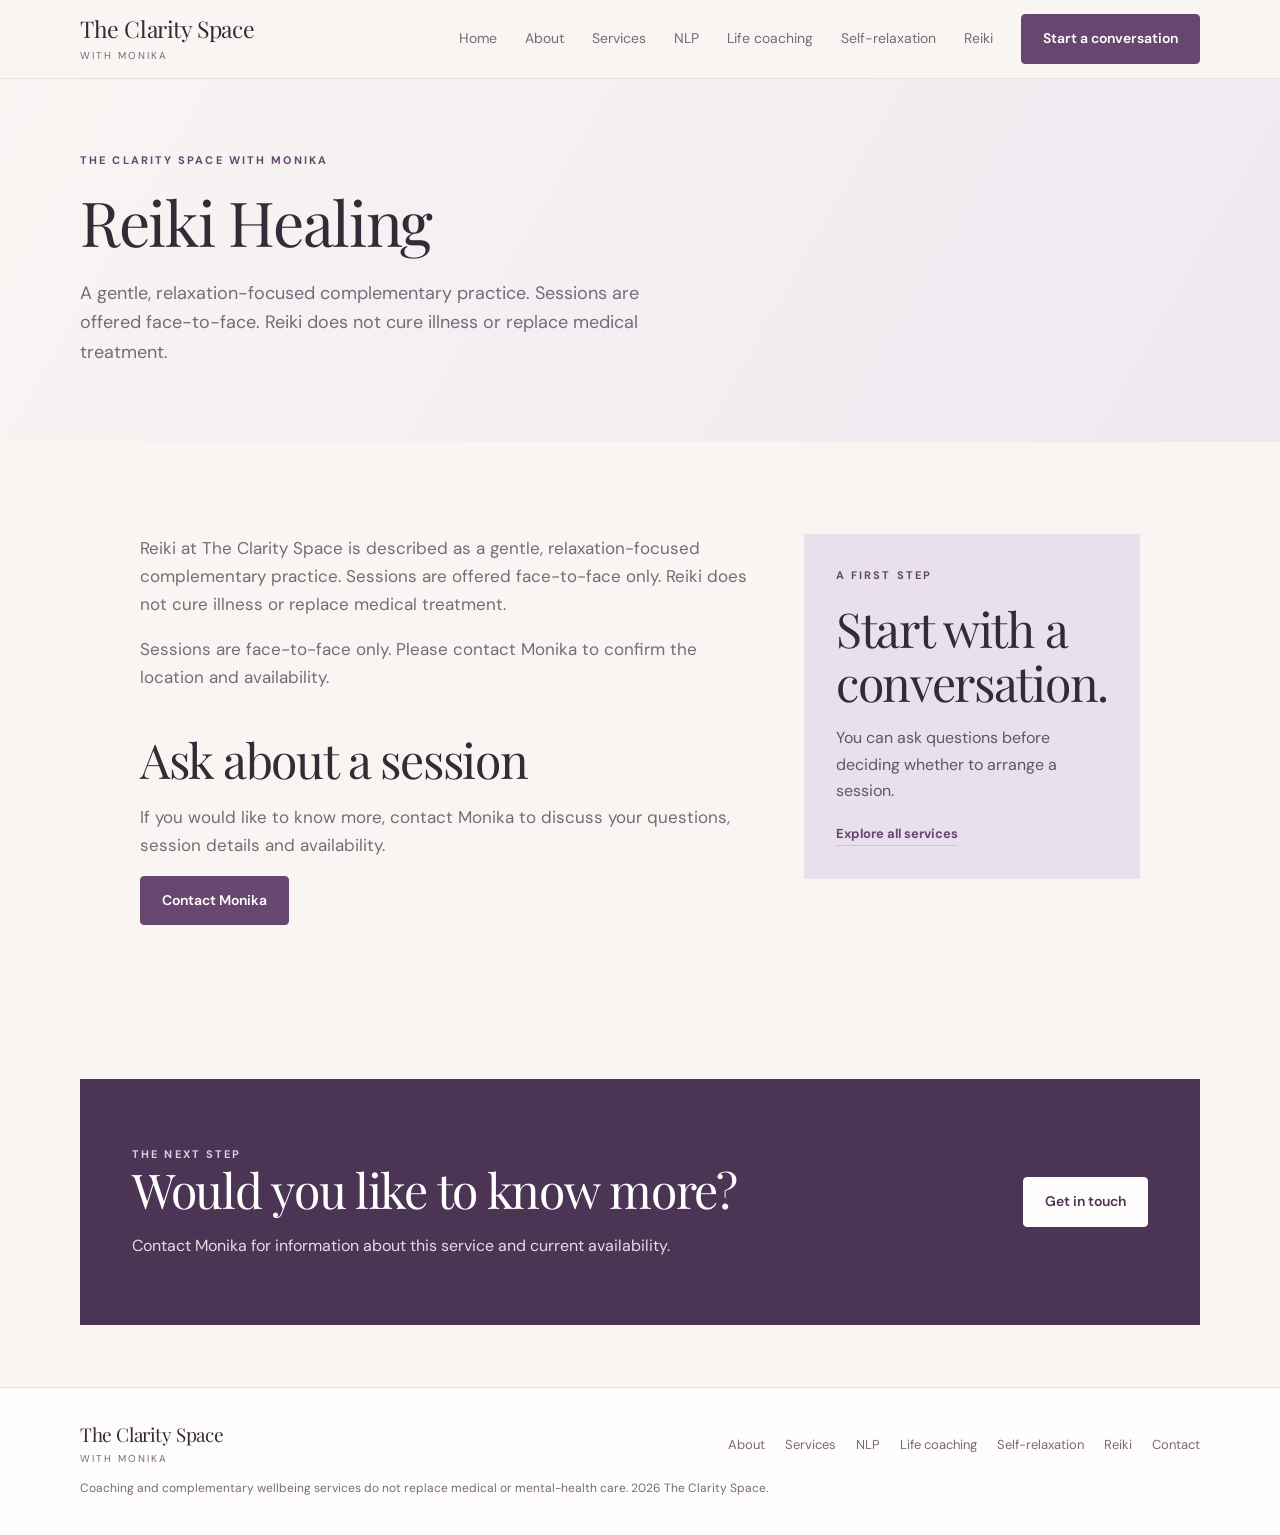
<file: reiki-healing.html>
<!doctype html>
<html lang="en">

<head>
    <meta charset="utf-8">
    <meta name="viewport" content="width=device-width, initial-scale=1">
    <title>Reiki Healing | The Clarity Space with Monika</title>
    <meta name="description"
        content="A gentle, relaxation-focused complementary practice. Sessions are offered face-to-face. Reiki does not cure illness or replace medical treatment.">
    <meta name="robots" content="index,follow,max-image-preview:large">
    <link rel="canonical" href="https://YOUR-DOMAIN-HERE/reiki-healing.html">
    <meta property="og:type" content="website">
    <meta property="og:site_name" content="The Clarity Space with Monika">
    <meta property="og:title" content="Reiki Healing | The Clarity Space with Monika">
    <meta property="og:description"
        content="A gentle, relaxation-focused complementary practice. Sessions are offered face-to-face. Reiki does not cure illness or replace medical treatment.">
    <meta property="og:url" content="https://YOUR-DOMAIN-HERE/reiki-healing.html">
    <meta name="twitter:card" content="summary">
    <meta name="twitter:title" content="Reiki Healing | The Clarity Space with Monika">
    <meta name="twitter:description"
        content="A gentle, relaxation-focused complementary practice. Sessions are offered face-to-face. Reiki does not cure illness or replace medical treatment.">
    <script
        type="application/ld+json">{"@context": "https://schema.org", "@type": "Service", "name": "Reiki Healing", "serviceType": "Reiki Healing", "description": "A gentle, relaxation-focused complementary practice. Sessions are offered face-to-face. Reiki does not cure illness or replace medical treatment.", "url": "https://YOUR-DOMAIN-HERE/reiki-healing.html", "provider": {"@type": "Person", "name": "Monika", "sameAs": ["https://www.instagram.com/monikanlpcoach"]}}</script>
    <link rel="stylesheet" href="assets/styles.css">
</head>

<body><a class="skip" href="#main">Skip to content</a>
    <header class="site-header">
        <div class="wrap nav"><a class="brand" href="index.html">The Clarity Space<small>with Monika</small></a><button
                class="nav-toggle" aria-expanded="false" aria-controls="primary-nav">Menu</button>
            <nav id="primary-nav" class="navlinks"><a href="index.html">Home</a><a href="about.html">About</a><a
                    href="work-with-me.html">Services</a><a href="nlp-coaching.html">NLP</a><a
                    href="life-coaching.html">Life coaching</a><a href="self-relaxation.html">Self-relaxation</a><a
                    href="reiki-healing.html">Reiki</a><a class="btn" href="contact.html">Start a conversation</a></nav>
        </div>
    </header>
    <main id="main">
        <section class="page-hero">
            <div class="wrap">
                <p class="eyebrow">The Clarity Space with Monika</p>
                <h1 class="serif">Reiki Healing</h1>
                <p class="lead">A gentle, relaxation-focused complementary practice. Sessions are offered face-to-face.
                    Reiki does not cure illness or replace medical treatment.</p>
            </div>
        </section>
        <section class="section">
            <div class="wrap service-detail">
                <div class="service-main">
                    <p>Reiki at The Clarity Space is described as a gentle, relaxation-focused complementary practice.
                        Sessions are offered face-to-face only. Reiki does not cure illness or replace medical
                        treatment.</p>
                    <p>Sessions are face-to-face only. Please contact Monika to confirm the location and availability.
                    </p>
                    <h2 class="serif">Ask about a session</h2>
                    <p>If you would like to know more, contact Monika to discuss your questions, session details and
                        availability.</p><a class="btn" href="contact.html">Contact Monika</a>
                </div>
                <aside class="service-aside">
                    <p class="eyebrow">A first step</p>
                    <h2 class="serif">Start with a conversation.</h2>
                    <p>You can ask questions before deciding whether to arrange a session.</p><a class="text-link"
                        href="work-with-me.html">Explore all services</a>
                </aside>
            </div>
        </section>
        <section class="section-tight">
            <div class="wrap">
                <div class="cta-band">
                    <div>
                        <p class="eyebrow">The next step</p>
                        <h2 class="serif">Would you like to know more?</h2>
                        <p>Contact Monika for information about this service and current availability.</p>
                    </div><a class="btn" href="contact.html">Get in touch</a>
                </div>
            </div>
        </section>
    </main>
    <footer class="footer">
        <div class="wrap">
            <div class="footer-inner"><a class="brand" href="index.html">The Clarity Space<small>with Monika</small></a>
                <div class="footer-links"><a href="about.html">About</a><a href="work-with-me.html">Services</a><a
                        href="nlp-coaching.html">NLP</a><a href="life-coaching.html">Life coaching</a><a
                        href="self-relaxation.html">Self-relaxation</a><a href="reiki-healing.html">Reiki</a><a
                        href="contact.html">Contact</a></div>
            </div>
            <p class="footer-note">Coaching and complementary wellbeing services do not replace medical or mental-health
                care. <span data-year></span> The Clarity Space.</p>
        </div>
    </footer>
    <script src="assets/main.js"></script>
</body>

</html>
</file>
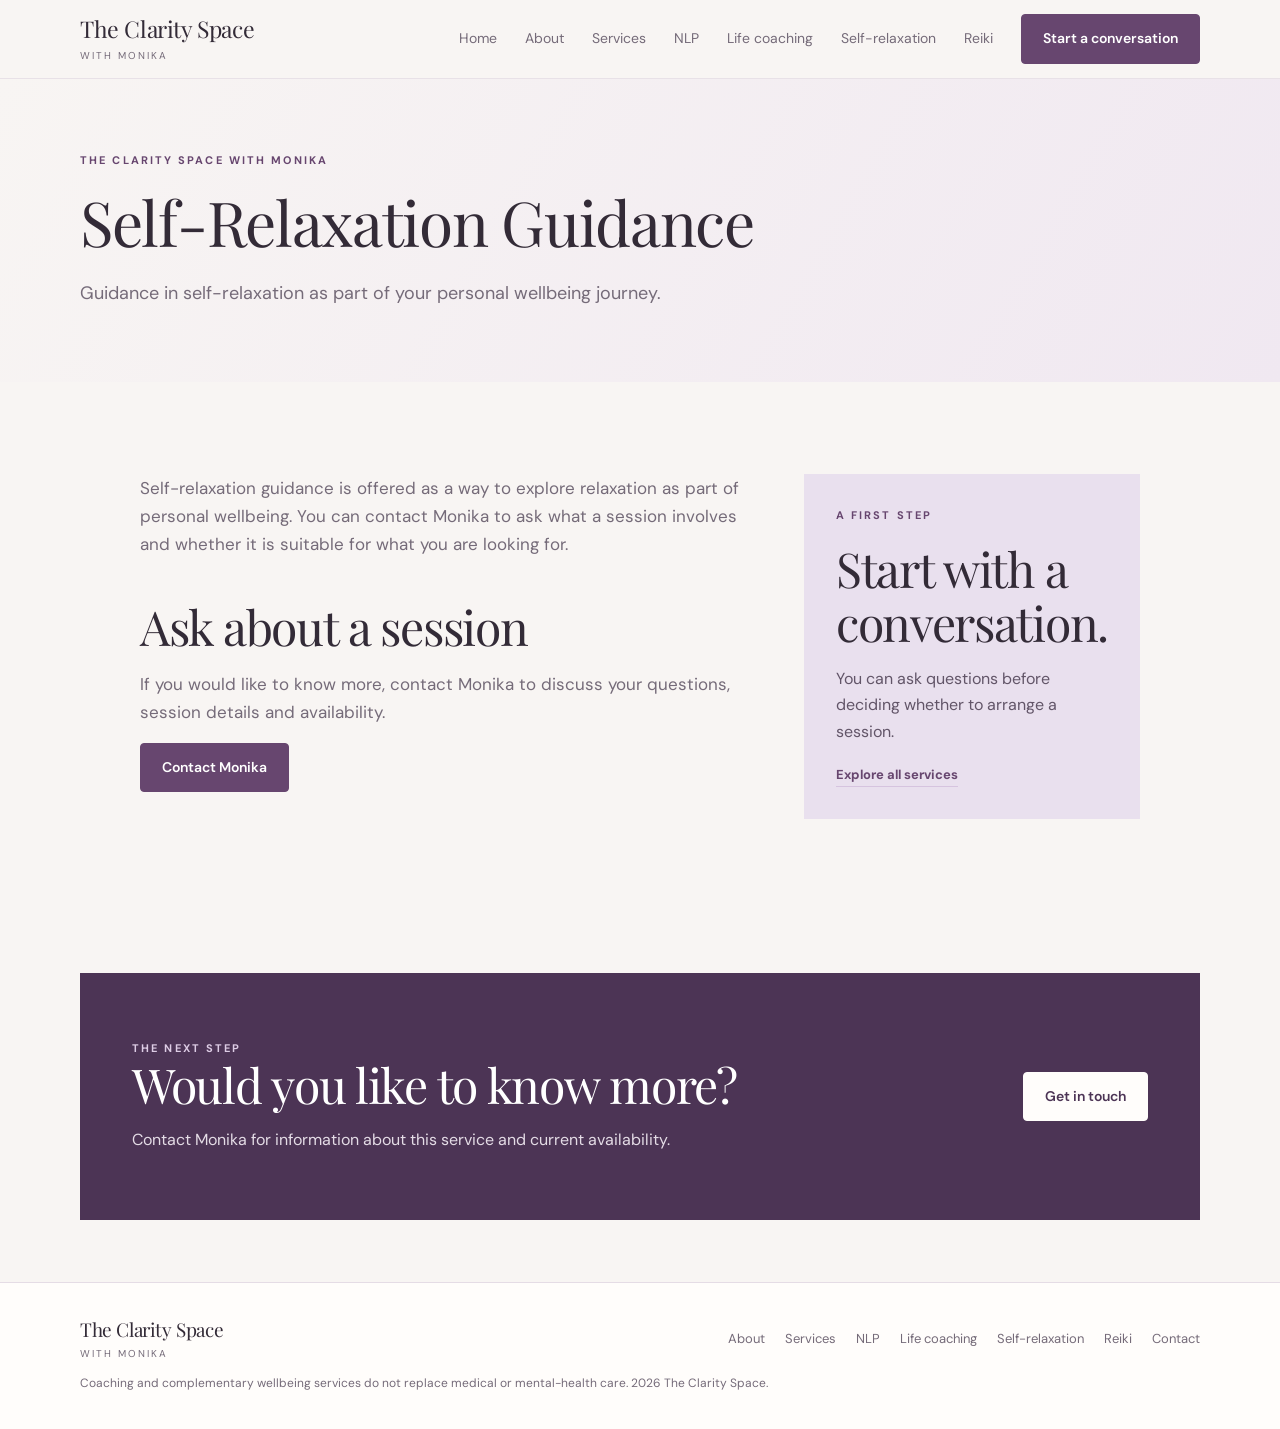
<file: self-relaxation.html>
<!doctype html>
<html lang="en">

<head>
    <meta charset="utf-8">
    <meta name="viewport" content="width=device-width, initial-scale=1">
    <title>Self-Relaxation Guidance | The Clarity Space with Monika</title>
    <meta name="description" content="Guidance in self-relaxation as part of your personal wellbeing journey.">
    <meta name="robots" content="index,follow,max-image-preview:large">
    <link rel="canonical" href="https://YOUR-DOMAIN-HERE/self-relaxation.html">
    <meta property="og:type" content="website">
    <meta property="og:site_name" content="The Clarity Space with Monika">
    <meta property="og:title" content="Self-Relaxation Guidance | The Clarity Space with Monika">
    <meta property="og:description" content="Guidance in self-relaxation as part of your personal wellbeing journey.">
    <meta property="og:url" content="https://YOUR-DOMAIN-HERE/self-relaxation.html">
    <meta name="twitter:card" content="summary">
    <meta name="twitter:title" content="Self-Relaxation Guidance | The Clarity Space with Monika">
    <meta name="twitter:description" content="Guidance in self-relaxation as part of your personal wellbeing journey.">
    <script
        type="application/ld+json">{"@context": "https://schema.org", "@type": "Service", "name": "Self-Relaxation Guidance", "serviceType": "Self-Relaxation Guidance", "description": "Guidance in self-relaxation as part of your personal wellbeing journey.", "url": "https://YOUR-DOMAIN-HERE/self-relaxation.html", "provider": {"@type": "Person", "name": "Monika", "sameAs": ["https://www.instagram.com/monikanlpcoach"]}}</script>
    <link rel="stylesheet" href="assets/styles.css">
</head>

<body><a class="skip" href="#main">Skip to content</a>
    <header class="site-header">
        <div class="wrap nav"><a class="brand" href="index.html">The Clarity Space<small>with Monika</small></a><button
                class="nav-toggle" aria-expanded="false" aria-controls="primary-nav">Menu</button>
            <nav id="primary-nav" class="navlinks"><a href="index.html">Home</a><a href="about.html">About</a><a
                    href="work-with-me.html">Services</a><a href="nlp-coaching.html">NLP</a><a
                    href="life-coaching.html">Life coaching</a><a href="self-relaxation.html">Self-relaxation</a><a
                    href="reiki-healing.html">Reiki</a><a class="btn" href="contact.html">Start a conversation</a></nav>
        </div>
    </header>
    <main id="main">
        <section class="page-hero">
            <div class="wrap">
                <p class="eyebrow">The Clarity Space with Monika</p>
                <h1 class="serif">Self-Relaxation Guidance</h1>
                <p class="lead">Guidance in self-relaxation as part of your personal wellbeing journey.</p>
            </div>
        </section>
        <section class="section">
            <div class="wrap service-detail">
                <div class="service-main">
                    <p>Self-relaxation guidance is offered as a way to explore relaxation as part of personal wellbeing.
                        You can contact Monika to ask what a session involves and whether it is suitable for what you
                        are looking for.</p>
                    <h2 class="serif">Ask about a session</h2>
                    <p>If you would like to know more, contact Monika to discuss your questions, session details and
                        availability.</p><a class="btn" href="contact.html">Contact Monika</a>
                </div>
                <aside class="service-aside">
                    <p class="eyebrow">A first step</p>
                    <h2 class="serif">Start with a conversation.</h2>
                    <p>You can ask questions before deciding whether to arrange a session.</p><a class="text-link"
                        href="work-with-me.html">Explore all services</a>
                </aside>
            </div>
        </section>
        <section class="section-tight">
            <div class="wrap">
                <div class="cta-band">
                    <div>
                        <p class="eyebrow">The next step</p>
                        <h2 class="serif">Would you like to know more?</h2>
                        <p>Contact Monika for information about this service and current availability.</p>
                    </div><a class="btn" href="contact.html">Get in touch</a>
                </div>
            </div>
        </section>
    </main>
    <footer class="footer">
        <div class="wrap">
            <div class="footer-inner"><a class="brand" href="index.html">The Clarity Space<small>with Monika</small></a>
                <div class="footer-links"><a href="about.html">About</a><a href="work-with-me.html">Services</a><a
                        href="nlp-coaching.html">NLP</a><a href="life-coaching.html">Life coaching</a><a
                        href="self-relaxation.html">Self-relaxation</a><a href="reiki-healing.html">Reiki</a><a
                        href="contact.html">Contact</a></div>
            </div>
            <p class="footer-note">Coaching and complementary wellbeing services do not replace medical or mental-health
                care. <span data-year></span> The Clarity Space.</p>
        </div>
    </footer>
    <script src="assets/main.js"></script>
</body>

</html>
</file>
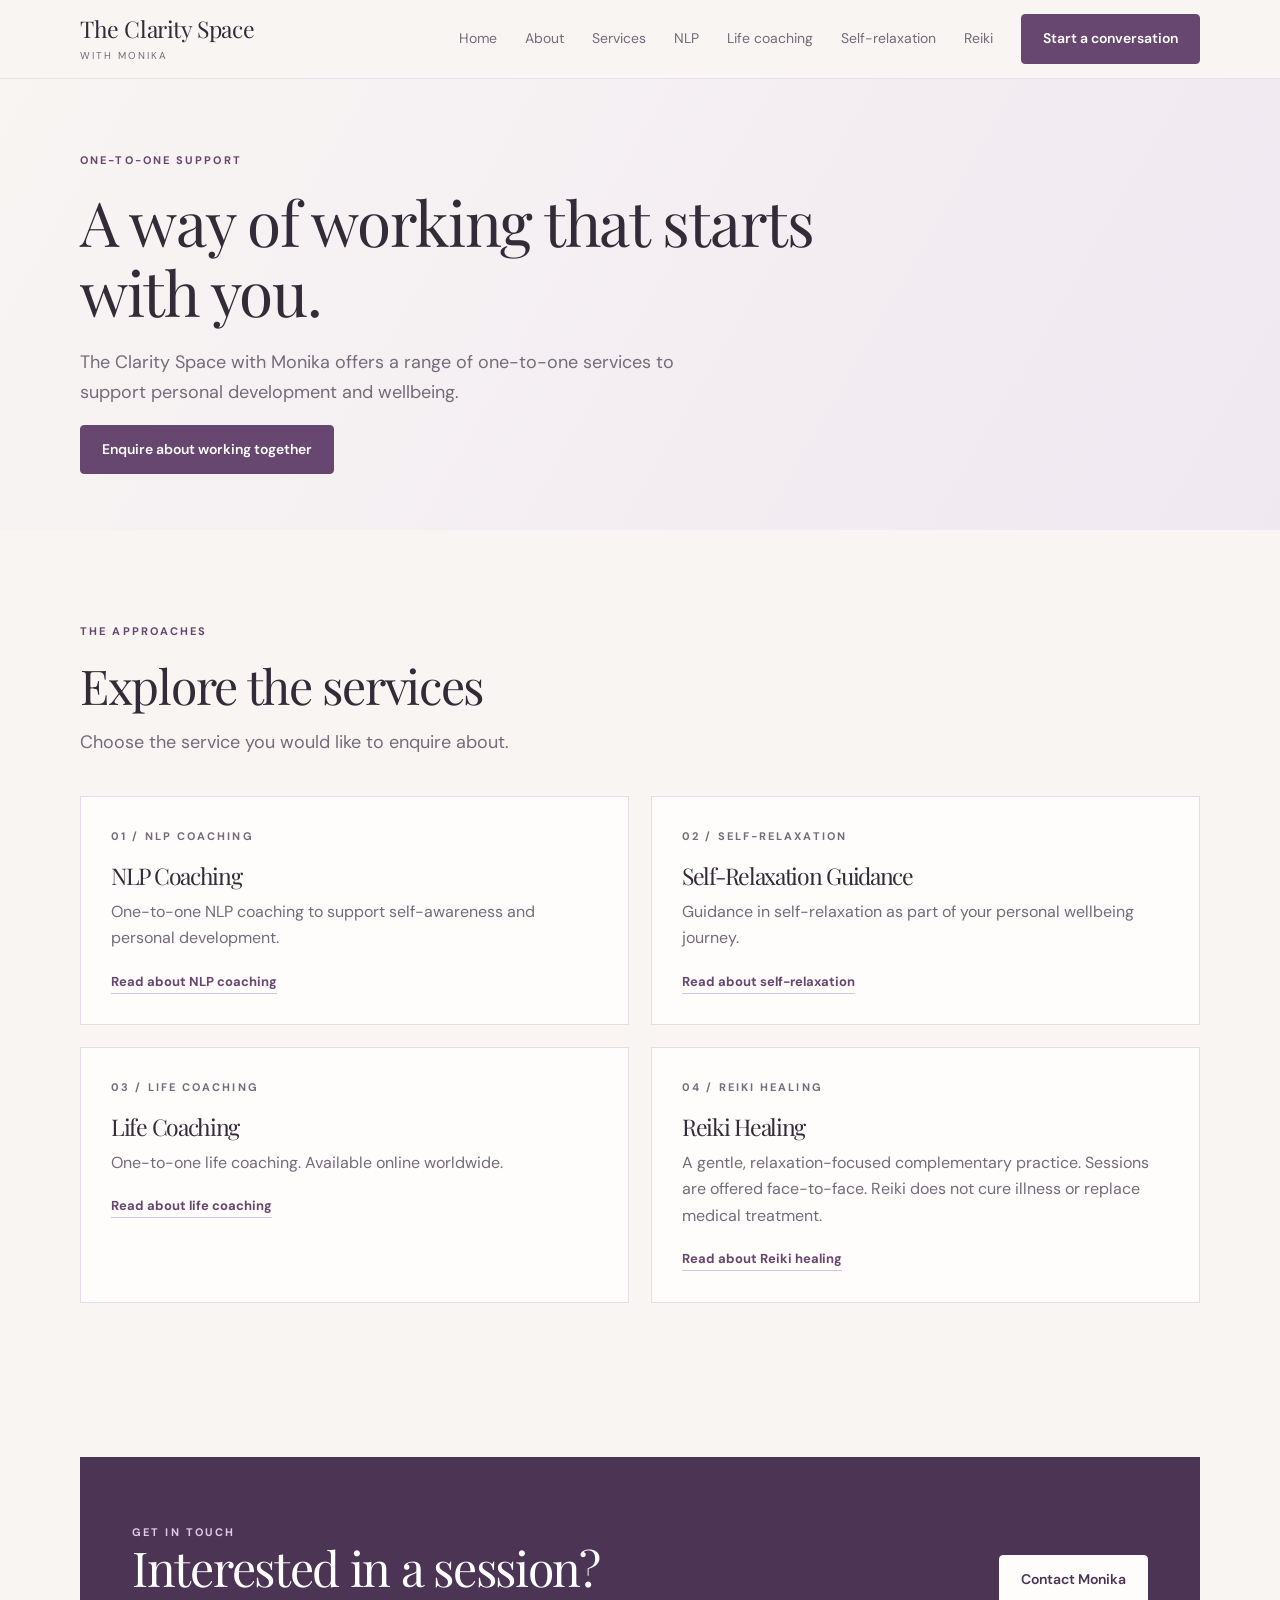
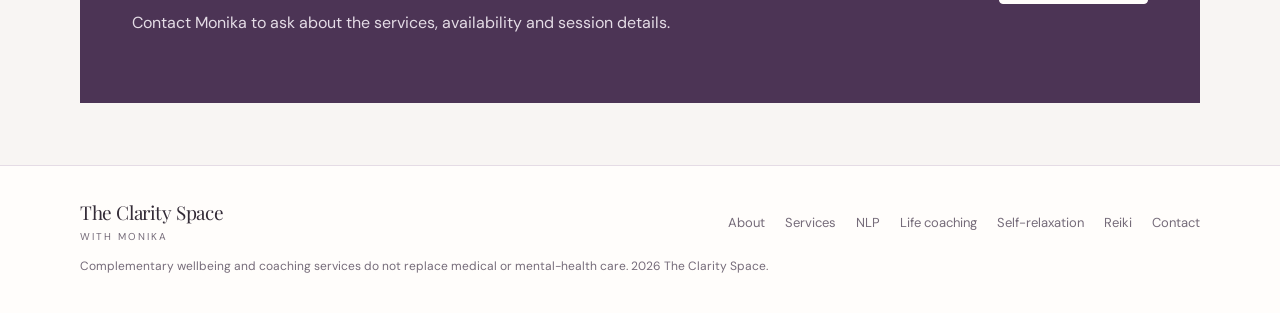
<file: work-with-me.html>
<!doctype html>
<html lang="en">

<head>
    <meta charset="utf-8">
    <meta name="viewport" content="width=device-width, initial-scale=1">
    <meta name="description"
        content="Explore NLP coaching, self-relaxation guidance, life coaching online worldwide and face-to-face Reiki healing with Monika.">
    <title>Coaching & Wellbeing Services | The Clarity Space</title>
    <link rel="canonical" href="https://YOUR-DOMAIN-HERE/work-with-me.html">
    <meta name="robots" content="index,follow,max-image-preview:large">
    <meta property="og:type" content="website">
    <meta property="og:site_name" content="The Clarity Space with Monika">
    <meta property="og:title" content="Services | The Clarity Space with Monika">
    <meta property="og:description" content="Explore the services offered by Monika.">
    <meta property="og:url" content="https://YOUR-DOMAIN-HERE/work-with-me.html">
    <meta name="twitter:card" content="summary">
    <meta name="twitter:title" content="Services | The Clarity Space with Monika">
    <meta name="twitter:description" content="Explore the services offered by Monika.">
    <script
        type="application/ld+json">{"@context": "https://schema.org", "@type": "CollectionPage", "name": "Coaching & Wellbeing Services | The Clarity Space", "url": "https://YOUR-DOMAIN-HERE/work-with-me.html"}</script>
    <link rel="stylesheet" href="assets/styles.css">
</head>

<body><a class="skip" href="#main">Skip to content</a>
    <header class="site-header">
        <div class="wrap nav"><a class="brand" href="index.html">The Clarity Space<small>with Monika</small></a><button
                class="nav-toggle" aria-expanded="false" aria-controls="primary-nav">Menu</button>
            <nav id="primary-nav" class="navlinks"><a href="index.html">Home</a><a href="about.html">About</a><a
                    href="work-with-me.html">Services</a><a href="nlp-coaching.html">NLP</a><a
                    href="life-coaching.html">Life coaching</a><a href="self-relaxation.html">Self-relaxation</a><a
                    href="reiki-healing.html">Reiki</a><a class="btn" href="contact.html">Start a conversation</a></nav>
        </div>
    </header>
    <main id="main">
        <section class="page-hero">
            <div class="wrap">
                <p class="eyebrow">One-to-one support</p>
                <h1 class="serif">A way of working that starts with you.</h1>
                <p class="lead">The Clarity Space with Monika offers a range of one-to-one services to support personal
                    development and wellbeing.</p><a class="btn" href="contact.html">Enquire about working together</a>
            </div>
        </section>
        <section class="section">
            <div class="wrap">
                <div class="section-head">
                    <p class="eyebrow">The approaches</p>
                    <h2 class="serif">Explore the services</h2>
                    <p class="lead">Choose the service you would like to enquire about.</p>
                </div>
                <div class="content-grid">
                    <article class="content-card" id="nlp">
                        <p class="eyebrow">01 / NLP Coaching</p>
                        <h3 class="serif">NLP Coaching</h3>
                        <p>One-to-one NLP coaching to support self-awareness and personal development.</p><a
                            class="text-link" href="nlp-coaching.html">Read about NLP coaching</a>
                    </article>
                    <article class="content-card" id="relaxation">
                        <p class="eyebrow">02 / Self-Relaxation</p>
                        <h3 class="serif">Self-Relaxation Guidance</h3>
                        <p>Guidance in self-relaxation as part of your personal wellbeing journey.</p><a
                            class="text-link" href="self-relaxation.html">Read about self-relaxation</a>
                    </article>
                    <article class="content-card" id="life-coaching">
                        <p class="eyebrow">03 / Life Coaching</p>
                        <h3 class="serif">Life Coaching</h3>
                        <p>One-to-one life coaching. Available online worldwide.</p><a class="text-link"
                            href="life-coaching.html">Read about life coaching</a>
                    </article>
                    <article class="content-card" id="reiki">
                        <p class="eyebrow">04 / Reiki Healing</p>
                        <h3 class="serif">Reiki Healing</h3>
                        <p>A gentle, relaxation-focused complementary practice. Sessions are offered face-to-face. Reiki
                            does not cure illness or replace medical treatment.</p><a class="text-link"
                            href="reiki-healing.html">Read about Reiki healing</a>
                    </article>
                </div>
            </div>
        </section>
        <section class="section-tight">
            <div class="wrap">
                <div class="cta-band">
                    <div>
                        <p class="eyebrow">Get in touch</p>
                        <h2 class="serif">Interested in a session?</h2>
                        <p>Contact Monika to ask about the services, availability and session details.</p>
                    </div><a class="btn" href="contact.html">Contact Monika</a>
                </div>
            </div>
        </section>
    </main>
    <footer class="footer">
        <div class="wrap">
            <div class="footer-inner"><a class="brand" href="index.html">The Clarity Space<small>with Monika</small></a>
                <div class="footer-links"><a href="about.html">About</a><a href="work-with-me.html">Services</a><a
                        href="nlp-coaching.html">NLP</a><a href="life-coaching.html">Life coaching</a><a
                        href="self-relaxation.html">Self-relaxation</a><a href="reiki-healing.html">Reiki</a><a
                        href="contact.html">Contact</a></div>
            </div>
            <p class="footer-note">Complementary wellbeing and coaching services do not replace medical or mental-health
                care. <span data-year></span> The Clarity Space.</p>
        </div>
    </footer>
    <script src="assets/main.js"></script>
</body>

</html>
</file>
<file: assets/styles.css>
@import url('https://fonts.googleapis.com/css2?family=DM+Sans:wght@400;500;600;700&family=Playfair+Display:wght@400;500;600&display=swap');

:root {
    --paper: #f8f5f3;
    --white: #fffdfb;
    --ink: #332b37;
    --muted: #756b79;
    --purple: #67466f;
    --purple-dark: #4c3455;
    --lavender: #e9e0ee;
    --lavender-deep: #d6c4df;
    --blush: #f2e2e3;
    --line: #e5dce5;
    --serif: 'Playfair Display', Georgia, serif;
    --sans: 'DM Sans', Arial, sans-serif
}

* {
    box-sizing: border-box
}

html {
    scroll-behavior: smooth
}

body {
    margin: 0;
    background: var(--paper);
    color: var(--ink);
    font-family: var(--sans);
    font-size: 16px;
    line-height: 1.65
}

a {
    color: inherit;
    text-decoration: none
}

img {
    max-width: 100%;
    display: block
}

button,
input,
textarea,
select {
    font: inherit
}

.wrap {
    width: min(1120px, calc(100% - 40px));
    margin: auto
}

.skip {
    position: absolute;
    left: -9999px
}

.skip:focus {
    left: 20px;
    top: 20px;
    background: white;
    padding: 10px;
    z-index: 10
}

.site-header {
    position: sticky;
    top: 0;
    z-index: 5;
    background: rgba(248, 245, 243, .94);
    backdrop-filter: blur(12px);
    border-bottom: 1px solid rgba(229, 220, 229, .8)
}

.nav {
    min-height: 78px;
    display: flex;
    align-items: center;
    justify-content: space-between;
    gap: 24px
}

.brand {
    font-family: var(--serif);
    font-size: 23px;
    line-height: 1.1;
    letter-spacing: -.4px
}

.brand small {
    display: block;
    font: 10px var(--sans);
    letter-spacing: 2px;
    text-transform: uppercase;
    color: var(--muted);
    margin-top: 7px
}

.navlinks {
    display: flex;
    align-items: center;
    gap: 28px;
    font-size: 14px
}

.navlinks a:not(.btn) {
    color: var(--muted)
}

.navlinks a:hover {
    color: var(--purple)
}

.nav-toggle {
    display: none;
    background: none;
    border: 1px solid var(--line);
    border-radius: 999px;
    padding: 8px 13px;
    color: var(--ink)
}

.btn {
    display: inline-flex;
    align-items: center;
    justify-content: center;
    min-height: 48px;
    padding: 12px 21px;
    border-radius: 4px;
    background: var(--purple);
    color: white;
    font-size: 14px;
    font-weight: 600;
    border: 1px solid var(--purple);
    transition: background .2s, transform .2s
}

.btn:hover {
    background: var(--purple-dark);
    transform: translateY(-1px)
}

.btn-outline {
    background: transparent;
    color: var(--purple)
}

.btn-outline:hover {
    color: white
}

.eyebrow {
    font-size: 11px;
    font-weight: 700;
    letter-spacing: 2.1px;
    text-transform: uppercase;
    color: var(--purple);
    margin: 0 0 18px
}

.serif {
    font-family: var(--serif);
    font-weight: 400;
    letter-spacing: -1.3px;
    line-height: 1.12
}

h1,
h2,
h3,
p {
    margin-top: 0
}

h1 {
    font-size: clamp(42px, 6vw, 72px);
    margin-bottom: 22px
}

h2 {
    font-size: clamp(32px, 4vw, 48px);
    margin-bottom: 16px
}

h3 {
    font-size: 23px;
    line-height: 1.25;
    margin-bottom: 10px
}

.lead {
    font-size: 18px;
    color: var(--muted);
    max-width: 600px
}

.small {
    font-size: 13px;
    color: var(--muted)
}

.section {
    padding: 92px 0
}

.section-tight {
    padding: 62px 0
}

.section-head {
    max-width: 660px;
    margin-bottom: 38px
}

.section-head.center {
    text-align: center;
    margin-left: auto;
    margin-right: auto
}

.section-head.center .lead {
    margin-left: auto;
    margin-right: auto
}

.hero {
    padding: 78px 0 86px;
    overflow: hidden
}

.hero-grid {
    display: grid;
    grid-template-columns: 1.08fr .92fr;
    gap: 70px;
    align-items: center
}

.hero-copy {
    padding: 24px 0
}

.hero-actions {
    display: flex;
    flex-wrap: wrap;
    gap: 12px;
    margin-top: 28px
}

.hero-art {
    position: relative;
    min-height: 510px;
    display: grid;
    place-items: center;
    padding: 20px
}

.hero-art-inner {
    position: relative;
    overflow: hidden;
    width: min(100%, 500px);
    height: 470px;
    background: linear-gradient(145deg, #eee5f0 0%, #f4e8e9 52%, #e7ddec 100%);
    border-radius: 46% 46% 8px 8px;
    border: 1px solid rgba(103, 70, 111, .13)
}

.art-sun {
    position: absolute;
    width: 245px;
    height: 245px;
    border-radius: 50%;
    background: radial-gradient(circle at 35% 30%, #f8e6d9, #e7cdd9 70%);
    top: 62px;
    left: 50%;
    transform: translateX(-50%);
    box-shadow: 0 18px 55px rgba(103, 70, 111, .09)
}

.art-ring {
    position: absolute;
    border: 1px solid rgba(103, 70, 111, .23);
    border-radius: 50%;
    left: 50%;
    transform: translateX(-50%)
}

.ring-a {
    width: 330px;
    height: 330px;
    top: 20px
}

.ring-b {
    width: 405px;
    height: 405px;
    top: -18px;
    border-color: rgba(103, 70, 111, .13)
}

.art-ribbon {
    position: absolute;
    height: 110px;
    width: 125%;
    left: -12%;
    border: 1px solid rgba(103, 70, 111, .24);
    border-radius: 50%;
    transform: rotate(-13deg)
}

.ribbon-a {
    top: 245px;
    background: rgba(255, 255, 255, .12)
}

.ribbon-b {
    top: 285px;
    transform: rotate(12deg);
    border-color: rgba(167, 126, 159, .32)
}

.art-word {
    position: absolute;
    font-size: 10px;
    letter-spacing: 2px;
    color: #72517a;
    background: rgba(255, 251, 250, .82);
    padding: 8px 12px;
    border: 1px solid rgba(103, 70, 111, .12);
    border-radius: 30px
}

.art-word-one {
    top: 92px;
    left: 11%
}

.art-word-two {
    top: 210px;
    right: 8%
}

.art-word-three {
    top: 315px;
    left: 16%
}

.art-caption {
    position: absolute;
    left: 8%;
    right: 8%;
    bottom: 28px;
    padding: 22px 24px;
    background: rgba(255, 253, 251, .9);
    border: 1px solid rgba(103, 70, 111, .1);
    box-shadow: 0 12px 35px rgba(72, 48, 76, .07)
}

.art-caption span {
    display: block;
    color: var(--purple);
    font-size: 10px;
    letter-spacing: 1.8px;
    margin-bottom: 8px
}

.art-caption strong {
    font: 27px/1.2 var(--serif);
    font-weight: 400;
    color: var(--ink)
}

.trust-strip {
    background: var(--white);
    border-top: 1px solid var(--line);
    border-bottom: 1px solid var(--line)
}

.trust-inner {
    display: flex;
    align-items: center;
    justify-content: center;
    gap: 24px;
    flex-wrap: wrap;
    padding: 20px 0;
    color: var(--muted);
    font-size: 13px
}

.dot {
    width: 4px;
    height: 4px;
    border-radius: 50%;
    background: var(--lavender-deep)
}

.session-price {
    margin-top: 26px;
    padding: 22px 26px;
    background: var(--lavender);
    border: 1px solid var(--line);
    display: flex;
    align-items: center;
    justify-content: space-between;
    gap: 24px
}

.session-price .eyebrow {
    margin: 0 0 3px
}

.session-price-main {
    margin: 0;
    display: flex;
    align-items: baseline;
    gap: 10px;
    color: var(--purple-dark)
}

.session-price-main strong {
    font-family: var(--serif);
    font-size: 36px;
    font-weight: 400;
    line-height: 1.1
}

.session-price-main span {
    font-size: 15px
}

.session-price-note {
    max-width: 390px;
    margin: 0;
    color: #625568;
    font-size: 13px
}

.approach-grid {
    display: grid;
    grid-template-columns: repeat(4, 1fr);
    gap: 14px
}

.approach-card {
    padding: 26px 22px 24px;
    background: var(--white);
    border: 1px solid var(--line);
    min-height: 255px;
    display: flex;
    flex-direction: column
}

.approach-card:nth-child(2),
.approach-card:nth-child(4) {
    background: #f5edf4
}

.card-number {
    font-size: 11px;
    letter-spacing: 1.5px;
    color: var(--purple);
    margin-bottom: 28px
}

.approach-card p {
    font-size: 14px;
    color: var(--muted);
    margin-bottom: 18px
}

.text-link {
    margin-top: auto;
    color: var(--purple);
    font-size: 13px;
    font-weight: 700;
    border-bottom: 1px solid var(--lavender-deep);
    padding-bottom: 3px;
    align-self: flex-start
}

.split {
    display: grid;
    grid-template-columns: .9fr 1.1fr;
    gap: 78px;
    align-items: center
}

.portrait-placeholder {
    min-height: 440px;
    background: linear-gradient(140deg, var(--blush), var(--lavender));
    position: relative;
    display: flex;
    align-items: flex-end;
    padding: 24px
}

.portrait-placeholder:before {
    content: "";
    position: absolute;
    width: 65%;
    height: 78%;
    left: 17%;
    top: 8%;
    border: 1px solid rgba(103, 70, 111, .24);
    border-radius: 48% 48% 4px 4px
}

.portrait-label {
    position: relative;
    background: rgba(255, 253, 251, .9);
    padding: 13px 16px;
    font-size: 12px;
    color: var(--muted);
    width: 100%
}

.portrait-frame {
    position: relative;
    border-radius: 16px;
    overflow: hidden;
    background: linear-gradient(140deg, var(--blush), var(--lavender));
    border: 1px solid rgba(103, 70, 111, .14);
    box-shadow: 0 16px 36px rgba(72, 48, 76, .08);
    display: flex;
    flex-direction: column
}

.portrait-frame img,
.portrait-img {
    width: 100%;
    height: auto;
    max-height: 520px;
    aspect-ratio: 897/1322;
    object-fit: cover;
    object-position: center top;
    display: block
}

.portrait-frame .portrait-label {
    position: absolute;
    left: 16px;
    right: 16px;
    bottom: 16px;
    background: rgba(255, 253, 251, .94);
    backdrop-filter: blur(8px);
    padding: 12px 16px;
    font-size: 13px;
    font-weight: 500;
    color: var(--purple-dark);
    border: 1px solid rgba(103, 70, 111, .12);
    border-radius: 8px;
    box-shadow: 0 4px 14px rgba(72, 48, 76, .06);
    text-align: center;
    margin: 0;
    width: auto
}

.check-list {
    padding: 0;
    list-style: none;
    margin: 25px 0
}

.check-list li {
    padding: 11px 0 11px 24px;
    border-bottom: 1px solid var(--line);
    position: relative
}

.check-list li:before {
    content: "";
    position: absolute;
    width: 6px;
    height: 6px;
    background: var(--lavender-deep);
    border-radius: 50%;
    left: 2px;
    top: 21px
}

.process-grid {
    display: grid;
    grid-template-columns: repeat(3, 1fr);
    gap: 26px
}

.process-step {
    border-top: 1px solid var(--lavender-deep);
    padding-top: 20px
}

.process-step .num {
    font-size: 11px;
    color: var(--purple);
    letter-spacing: 1.5px;
    margin-bottom: 16px
}

.process-step p {
    font-size: 14px;
    color: var(--muted)
}

.course-band {
    background: var(--lavender);
    padding: 54px;
    border-radius: 4px;
    display: flex;
    align-items: center;
    justify-content: space-between;
    gap: 36px
}

.course-band p {
    max-width: 600px;
    color: #625568;
    margin-bottom: 0
}

.cta-band {
    background: var(--purple-dark);
    color: white;
    padding: 66px 52px;
    display: flex;
    align-items: center;
    justify-content: space-between;
    gap: 32px
}

.cta-band .eyebrow {
    color: #ddcce5
}

.cta-band p {
    color: #e4dce6;
    max-width: 580px;
    margin-bottom: 0
}

.cta-band .btn {
    background: var(--white);
    color: var(--purple-dark);
    border-color: var(--white)
}

.cta-band .btn:hover {
    background: var(--blush)
}

.page-hero {
    padding: 72px 0 56px;
    background: linear-gradient(120deg, var(--paper), #f0e8f1)
}

.page-hero h1 {
    font-size: clamp(42px, 5vw, 62px);
    max-width: 820px
}

.content-grid {
    display: grid;
    grid-template-columns: 1fr 1fr;
    gap: 22px
}

.content-card {
    padding: 30px;
    background: var(--white);
    border: 1px solid var(--line)
}

.content-card p {
    color: var(--muted)
}

.form-frame {
    width: 100%;
    min-height: 950px;
    border: 0;
    background: var(--white)
}

.contact-grid {
    display: grid;
    grid-template-columns: .7fr 1.3fr;
    gap: 42px;
    align-items: start
}

.contact-note {
    background: var(--lavender);
    padding: 28px
}

.contact-note p {
    color: #625568
}

.footer {
    padding: 36px 0;
    border-top: 1px solid var(--line);
    background: var(--white)
}

.footer-inner {
    display: flex;
    justify-content: space-between;
    gap: 24px;
    align-items: center
}

.footer-links {
    display: flex;
    gap: 20px;
    flex-wrap: wrap;
    font-size: 13px;
    color: var(--muted)
}

.footer .brand {
    font-size: 19px
}

.footer-note {
    font-size: 12px;
    color: var(--muted);
    margin: 14px 0 0
}

.tagline {
    color: var(--muted);
    font-size: 13px
}

.notice {
    padding: 14px 16px;
    background: #fff8e9;
    border-left: 3px solid #d8b875;
    color: #665638;
    font-size: 13px
}

.faq {
    border-top: 1px solid var(--line);
    padding: 20px 0
}

.faq h3 {
    font-size: 19px
}

.faq p {
    color: var(--muted);
    margin-bottom: 0
}

@media(max-width:850px) {

    .hero-grid,
    .split,
    .contact-grid {
        grid-template-columns: 1fr;
        gap: 34px
    }

    .hero {
        padding-top: 45px
    }

    .hero-art {
        min-height: 390px
    }

    .orb-one {
        width: 300px;
        height: 300px
    }

    .orb-two {
        width: 180px;
        height: 180px
    }

    .art-panel {
        min-height: 320px
    }

    .approach-grid {
        grid-template-columns: repeat(2, 1fr)
    }

    .course-band,
    .cta-band {
        padding: 36px;
        align-items: flex-start;
        flex-direction: column
    }

    .process-grid {
        gap: 18px
    }

    .portrait-placeholder {
        min-height: 360px
    }

    .portrait-frame {
        max-width: 420px;
        margin: 0 auto
    }

    .section {
        padding: 68px 0
    }
}

@media(max-width:620px) {
    .wrap {
        width: min(100% - 30px, 1120px)
    }

    .nav {
        min-height: 70px
    }

    .nav-toggle {
        display: block
    }

    .navlinks {
        display: none;
        position: absolute;
        top: 69px;
        left: 0;
        right: 0;
        padding: 20px;
        background: var(--paper);
        border-bottom: 1px solid var(--line);
        flex-direction: column;
        align-items: stretch;
        gap: 16px
    }

    .navlinks.open {
        display: flex
    }

    .navlinks .btn {
        width: 100%
    }

    .brand {
        font-size: 21px
    }

    .hero h1 {
        font-size: 44px
    }

    .lead {
        font-size: 16px
    }

    .hero-art {
        min-height: 320px
    }

    .orb-one {
        width: 245px;
        height: 245px;
        right: 0
    }

    .orb-two {
        width: 145px;
        height: 145px
    }

    .art-panel {
        width: 75%;
        min-height: 280px;
        padding: 20px
    }

    .art-note strong {
        font-size: 20px
    }

    .approach-grid,
    .content-grid,
    .process-grid {
        grid-template-columns: 1fr
    }

    .approach-card {
        min-height: auto
    }

    .card-number {
        margin-bottom: 18px
    }

    .section {
        padding: 58px 0
    }

    .section-tight {
        padding: 44px 0
    }

    .course-band,
    .cta-band {
        padding: 28px 23px
    }

    .session-price {
        align-items: flex-start;
        flex-direction: column;
        gap: 8px
    }

    .footer-inner {
        align-items: flex-start;
        flex-direction: column
    }

    .page-hero {
        padding: 52px 0 38px
    }
}

@media(max-width:820px) {
    .hero-art {
        min-height: 390px
    }

    .hero-art-inner {
        height: 360px;
        max-width: 420px
    }

    .art-sun {
        width: 190px;
        height: 190px;
        top: 45px
    }

    .ring-a {
        width: 260px;
        height: 260px;
        top: 12px
    }

    .ring-b {
        width: 320px;
        height: 320px;
        top: -18px
    }

    .art-ribbon {
        top: 195px
    }

    .ribbon-b {
        top: 225px
    }

    .art-word-one {
        top: 70px
    }

    .art-word-two {
        top: 160px
    }

    .art-word-three {
        top: 235px
    }

    .art-caption {
        bottom: 20px;
        padding: 16px 18px
    }

    .art-caption strong {
        font-size: 23px
    }
}

/* Contact page: balanced layout without the removed enquiry form */
.contact-section {
    padding-top: 58px
}

.contact-layout {
    display: grid;
    grid-template-columns: .9fr 1.1fr;
    gap: 54px;
    align-items: stretch;
    max-width: 1120px
}

.contact-intro {
    background: var(--lavender);
    padding: clamp(34px, 5vw, 58px);
    display: flex;
    flex-direction: column;
    justify-content: center;
    min-height: 430px
}

.contact-intro h2 {
    font-size: clamp(38px, 4vw, 54px);
    line-height: 1.08;
    margin: 10px 0 20px
}

.contact-intro>p:not(.eyebrow) {
    font-size: 17px;
    color: #625568;
    max-width: 360px
}

.contact-signoff {
    margin-top: 32px !important;
    font-family: var(--serif);
    font-size: 22px !important;
    color: var(--ink) !important
}

.contact-signoff span {
    font-family: var(--sans);
    font-size: 12px;
    letter-spacing: 1.5px;
    text-transform: uppercase;
    color: var(--muted)
}

.contact-options {
    display: grid;
    grid-template-columns: 1fr 1fr;
    gap: 16px
}

.contact-option {
    min-height: 198px;
    padding: 25px;
    background: var(--white);
    border: 1px solid var(--line);
    display: flex;
    flex-direction: column;
    justify-content: center;
    gap: 10px;
    text-decoration: none;
    transition: transform .2s ease, border-color .2s ease
}

.contact-option:hover {
    transform: translateY(-3px);
    border-color: var(--purple)
}

.contact-option strong {
    font-family: var(--serif);
    font-size: 25px;
    font-weight: 400;
    color: var(--ink)
}

.contact-option>span:last-child {
    font-size: 14px;
    color: var(--muted);
    overflow-wrap: anywhere
}

.contact-kicker {
    font-size: 10px;
    letter-spacing: 1.8px;
    font-weight: 700;
    color: var(--purple)
}

.contact-option-featured {
    background: #684875;
    border-color: #684875
}

.contact-option-featured .contact-kicker,
.contact-option-featured strong,
.contact-option-featured>span:last-child {
    color: #fff
}

@media(max-width:850px) {
    .contact-layout {
        grid-template-columns: 1fr;
        gap: 22px
    }

    .contact-intro {
        min-height: 300px
    }

    .contact-options {
        grid-template-columns: 1fr 1fr
    }
}

@media(max-width:520px) {
    .contact-options {
        grid-template-columns: 1fr
    }

    .contact-option {
        min-height: 145px
    }
}

/* Individual service pages */
.service-detail {
    display: grid;
    grid-template-columns: 1.35fr .65fr;
    gap: 54px;
    align-items: start;
    max-width: 1000px
}

.service-main {
    max-width: 680px
}

.service-main p {
    color: var(--muted);
    font-size: 17px
}

.service-main h2 {
    margin-top: 42px
}

.service-aside {
    background: var(--lavender);
    padding: 32px
}

.service-aside p:not(.eyebrow) {
    color: #625568
}

@media(max-width:850px) {
    .service-detail {
        grid-template-columns: 1fr;
        gap: 28px
    }
}

/* Individual service pages */
.service-detail {
    display: grid;
    grid-template-columns: 1.35fr .65fr;
    gap: 54px;
    align-items: start;
    max-width: 1000px
}

.service-main {
    max-width: 680px
}

.service-main p {
    color: var(--muted);
    font-size: 17px
}

.service-main h2 {
    margin-top: 42px
}

.service-aside {
    background: var(--lavender);
    padding: 32px
}

.service-aside p:not(.eyebrow) {
    color: #625568
}

@media(max-width:850px) {
    .service-detail {
        grid-template-columns: 1fr;
        gap: 28px
    }
}
</file>
